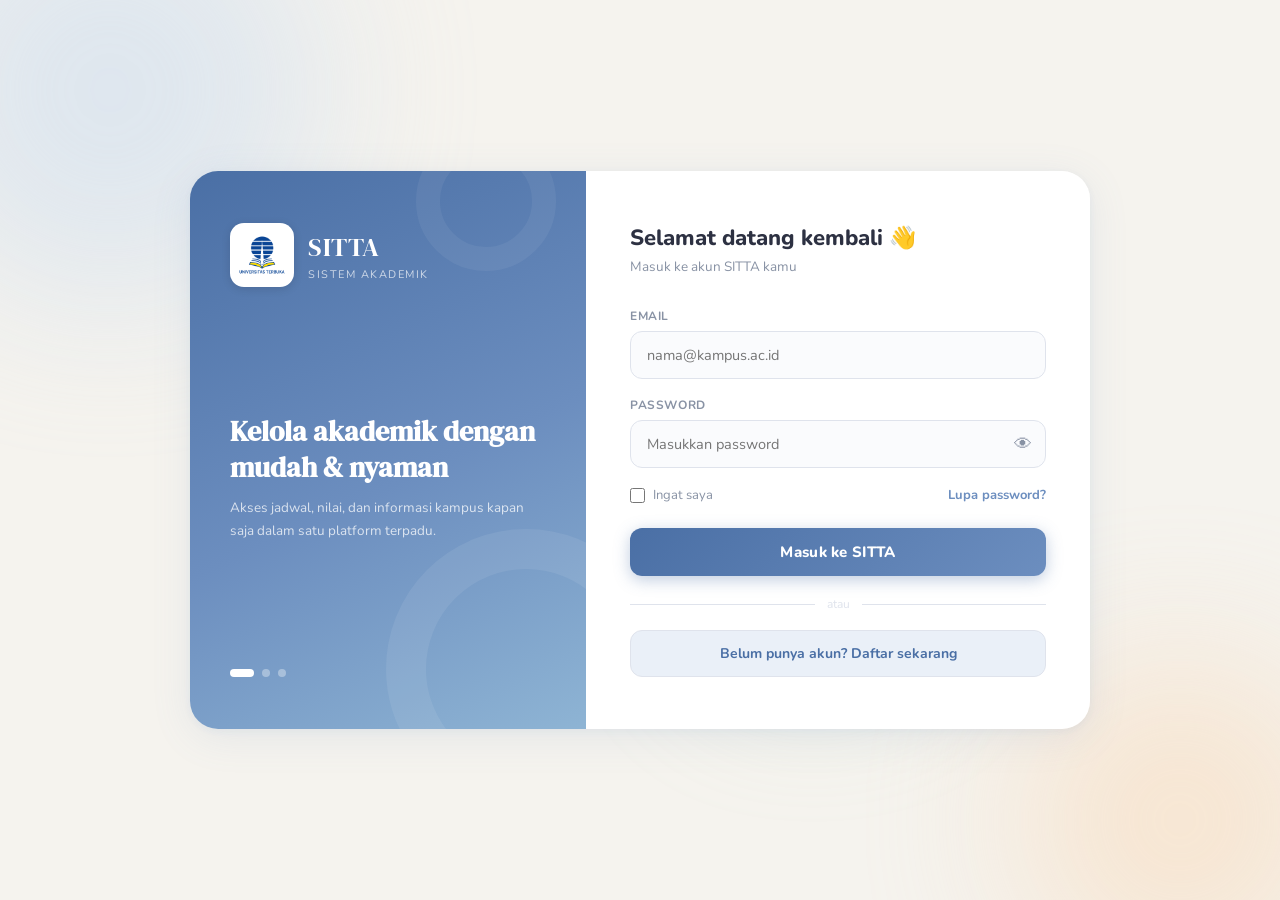
<file: index.html>
<!DOCTYPE html>
<html lang="id">

<head>
    <meta charset="UTF-8">
    <meta name="viewport" content="width=device-width, initial-scale=1.0">
    <title>SITTA — Masuk</title>
    <link
        href="https://fonts.googleapis.com/css2?family=Nunito:wght@400;500;600;700;800&family=DM+Serif+Display:ital@0;1&display=swap"
        rel="stylesheet">
    <style>
        *,
        *::before,
        *::after {
            box-sizing: border-box;
            margin: 0;
            padding: 0;
        }

        :root {
            --primary: #6C8EBF;
            --primary-dk: #4A6FA5;
            --primary-lt: #EAF0F8;
            --accent: #F4A261;
            --accent-lt: #FEF1E6;
            --bg: #F5F3EE;
            --card: #FFFFFF;
            --text: #2D3142;
            --muted: #8892A4;
            --border: #DFE3EC;
            --success: #6DB57A;
            --radius: 18px;
            --shadow: 0 8px 40px rgba(108, 142, 191, .12), 0 2px 8px rgba(108, 142, 191, .08);
        }

        body {
            min-height: 100vh;
            background: var(--bg);
            display: flex;
            align-items: center;
            justify-content: center;
            font-family: 'Nunito', sans-serif;
            overflow: hidden;
            position: relative;
        }

        /* ── decorative blobs ── */
        .blob {
            position: fixed;
            border-radius: 50%;
            filter: blur(80px);
            opacity: .45;
            pointer-events: none;
            animation: drift 14s ease-in-out infinite alternate;
        }

        .blob-1 {
            width: 420px;
            height: 420px;
            background: #C5D9F0;
            top: -120px;
            left: -100px;
            animation-delay: 0s;
        }

        .blob-2 {
            width: 320px;
            height: 320px;
            background: #FAD5AF;
            bottom: -80px;
            right: -60px;
            animation-delay: -5s;
        }

        .blob-3 {
            width: 220px;
            height: 220px;
            background: #C8E6D4;
            top: 50%;
            left: 55%;
            animation-delay: -9s;
        }

        @keyframes drift {
            0% {
                transform: translate(0, 0) scale(1)
            }

            100% {
                transform: translate(30px, 20px) scale(1.06)
            }
        }

        /* ── layout ── */
        .page {
            display: flex;
            align-items: stretch;
            width: min(900px, 96vw);
            min-height: 540px;
            border-radius: 28px;
            box-shadow: var(--shadow);
            overflow: hidden;
            position: relative;
            z-index: 1;
            animation: rise .6s cubic-bezier(.22, .68, 0, 1.2) both;
        }

        @keyframes rise {
            from {
                opacity: 0;
                transform: translateY(28px)
            }

            to {
                opacity: 1;
                transform: none
            }
        }

        /* ── left panel ── */
        .panel-left {
            width: 44%;
            background: linear-gradient(155deg, #4A6FA5 0%, #6C8EBF 55%, #8EB4D4 100%);
            padding: 52px 40px;
            display: flex;
            flex-direction: column;
            justify-content: space-between;
            color: #fff;
            position: relative;
            overflow: hidden;
        }

        .panel-left::before {
            content: '';
            position: absolute;
            width: 280px;
            height: 280px;
            border-radius: 50%;
            border: 40px solid rgba(255, 255, 255, .08);
            bottom: -80px;
            right: -80px;
        }

        .panel-left::after {
            content: '';
            position: absolute;
            width: 140px;
            height: 140px;
            border-radius: 50%;
            border: 24px solid rgba(255, 255, 255, .06);
            top: -40px;
            right: 30px;
        }

        .brand {
            display: flex;
            align-items: center;
            gap: 14px;
        }

        .brand-icon {
            width: 64px;
            height: 64px;
            background: #fff;
            border-radius: 14px;
            display: flex;
            align-items: center;
            justify-content: center;
            padding: 6px;
            box-shadow: 0 2px 10px rgba(0, 0, 0, .12);
            flex-shrink: 0;
        }

        .brand-icon img {
            width: 100%;
            height: 100%;
            object-fit: contain;
        }

        .brand-name {
            font-family: 'DM Serif Display', serif;
            font-size: 26px;
            letter-spacing: .5px;
        }

        .brand-sub {
            font-size: 11px;
            opacity: .7;
            letter-spacing: 1.5px;
            text-transform: uppercase;
            margin-top: 2px;
        }

        .panel-tagline {
            position: relative;
            z-index: 1;
        }

        .panel-tagline h1 {
            font-family: 'DM Serif Display', serif;
            font-size: 28px;
            line-height: 1.3;
            margin-bottom: 12px;
        }

        .panel-tagline p {
            font-size: 13.5px;
            opacity: .75;
            line-height: 1.7;
        }

        .panel-dots {
            display: flex;
            gap: 8px;
        }

        .dot {
            width: 8px;
            height: 8px;
            border-radius: 50%;
            background: rgba(255, 255, 255, .35);
        }

        .dot.active {
            background: #fff;
            width: 24px;
            border-radius: 4px;
        }

        /* ── right panel ── */
        .panel-right {
            flex: 1;
            background: var(--card);
            padding: 52px 44px;
            display: flex;
            flex-direction: column;
            justify-content: center;
        }

        .form-head {
            margin-bottom: 32px;
        }

        .form-head h2 {
            font-size: 22px;
            font-weight: 800;
            color: var(--text);
        }

        .form-head p {
            font-size: 13.5px;
            color: var(--muted);
            margin-top: 4px;
        }

        /* ── form fields ── */
        .field {
            position: relative;
            margin-bottom: 18px;
        }

        .field label {
            display: block;
            font-size: 12px;
            font-weight: 700;
            letter-spacing: .6px;
            text-transform: uppercase;
            color: var(--muted);
            margin-bottom: 7px;
        }

        .field input {
            width: 100%;
            padding: 13px 16px;
            border: 1.5px solid var(--border);
            border-radius: 12px;
            font-family: 'Nunito', sans-serif;
            font-size: 14.5px;
            color: var(--text);
            background: #FAFBFD;
            outline: none;
            transition: border-color .2s, box-shadow .2s, background .2s;
        }

        .field input:focus {
            border-color: var(--primary);
            background: #fff;
            box-shadow: 0 0 0 3.5px rgba(108, 142, 191, .14);
        }

        .field input.has-icon {
            padding-right: 46px;
        }

        .toggle-pw {
            position: absolute;
            right: 14px;
            top: 38px;
            background: none;
            border: none;
            cursor: pointer;
            color: var(--muted);
            font-size: 18px;
            transition: color .2s;
            line-height: 1;
        }

        .toggle-pw:hover {
            color: var(--primary);
        }

        /* ── options row ── */
        .options-row {
            display: flex;
            align-items: center;
            justify-content: space-between;
            margin-bottom: 24px;
        }

        .check-label {
            display: flex;
            align-items: center;
            gap: 8px;
            font-size: 13px;
            color: var(--muted);
            cursor: pointer;
        }

        .check-label input[type="checkbox"] {
            accent-color: var(--primary);
            width: 15px;
            height: 15px;
        }

        .btn-link-sm {
            background: none;
            border: none;
            cursor: pointer;
            font-family: 'Nunito', sans-serif;
            font-size: 13px;
            font-weight: 700;
            color: var(--primary);
            transition: color .15s;
        }

        .btn-link-sm:hover {
            color: var(--primary-dk);
        }

        /* ── primary button ── */
        .btn-primary {
            width: 100%;
            padding: 14px;
            background: linear-gradient(135deg, #4A6FA5, #6C8EBF);
            color: #fff;
            border: none;
            border-radius: 12px;
            font-family: 'Nunito', sans-serif;
            font-size: 15px;
            font-weight: 800;
            letter-spacing: .3px;
            cursor: pointer;
            transition: transform .15s, box-shadow .15s;
            box-shadow: 0 4px 16px rgba(74, 111, 165, .35);
            margin-bottom: 20px;
        }

        .btn-primary:hover {
            transform: translateY(-1px);
            box-shadow: 0 6px 22px rgba(74, 111, 165, .42);
        }

        .btn-primary:active {
            transform: translateY(0);
        }

        .divider {
            display: flex;
            align-items: center;
            gap: 12px;
            margin-bottom: 18px;
        }

        .divider span {
            font-size: 12px;
            color: var(--border);
            white-space: nowrap;
        }

        .divider::before,
        .divider::after {
            content: '';
            flex: 1;
            height: 1px;
            background: var(--border);
        }

        .btn-daftar {
            width: 100%;
            padding: 13px;
            background: var(--primary-lt);
            color: var(--primary-dk);
            border: 1.5px solid var(--border);
            border-radius: 12px;
            font-family: 'Nunito', sans-serif;
            font-size: 14px;
            font-weight: 700;
            cursor: pointer;
            transition: background .15s, border-color .15s;
        }

        .btn-daftar:hover {
            background: #dce9f6;
            border-color: var(--primary);
        }

        /* ── modal overlay ── */
        .modal-overlay {
            position: fixed;
            inset: 0;
            background: rgba(45, 49, 66, .35);
            backdrop-filter: blur(4px);
            display: flex;
            align-items: center;
            justify-content: center;
            z-index: 100;
            opacity: 0;
            pointer-events: none;
            transition: opacity .25s;
        }

        .modal-overlay.open {
            opacity: 1;
            pointer-events: all;
        }

        .modal-box {
            background: #fff;
            border-radius: 24px;
            padding: 40px 36px;
            width: min(420px, 90vw);
            box-shadow: 0 20px 60px rgba(0, 0, 0, .12);
            transform: translateY(16px) scale(.97);
            transition: transform .3s cubic-bezier(.22, .68, 0, 1.2);
            position: relative;
        }

        .modal-overlay.open .modal-box {
            transform: none;
        }

        .modal-icon {
            width: 52px;
            height: 52px;
            border-radius: 14px;
            display: flex;
            align-items: center;
            justify-content: center;
            font-size: 24px;
            margin-bottom: 18px;
        }

        .modal-icon.blue {
            background: var(--primary-lt);
        }

        .modal-icon.peach {
            background: var(--accent-lt);
        }

        .modal-box h3 {
            font-size: 20px;
            font-weight: 800;
            color: var(--text);
            margin-bottom: 8px;
        }

        .modal-box p {
            font-size: 13.5px;
            color: var(--muted);
            line-height: 1.65;
            margin-bottom: 20px;
        }

        .modal-field label {
            display: block;
            font-size: 12px;
            font-weight: 700;
            text-transform: uppercase;
            letter-spacing: .5px;
            color: var(--muted);
            margin-bottom: 6px;
        }

        .modal-field input {
            width: 100%;
            padding: 12px 14px;
            border: 1.5px solid var(--border);
            border-radius: 10px;
            font-family: 'Nunito', sans-serif;
            font-size: 14px;
            color: var(--text);
            background: #FAFBFD;
            outline: none;
            transition: border-color .2s, box-shadow .2s;
            margin-bottom: 14px;
        }

        .modal-field input:focus {
            border-color: var(--primary);
            box-shadow: 0 0 0 3px rgba(108, 142, 191, .13);
            background: #fff;
        }

        .btn-modal {
            width: 100%;
            padding: 13px;
            background: linear-gradient(135deg, #4A6FA5, #6C8EBF);
            color: #fff;
            border: none;
            border-radius: 11px;
            font-family: 'Nunito', sans-serif;
            font-size: 14.5px;
            font-weight: 800;
            cursor: pointer;
            transition: transform .15s, box-shadow .15s;
            box-shadow: 0 4px 14px rgba(74, 111, 165, .3);
        }

        .btn-modal:hover {
            transform: translateY(-1px);
            box-shadow: 0 6px 20px rgba(74, 111, 165, .38);
        }

        .btn-modal.peach {
            background: linear-gradient(135deg, #E07B39, #F4A261);
            box-shadow: 0 4px 14px rgba(244, 162, 97, .35);
        }

        .close-modal {
            position: absolute;
            top: 16px;
            right: 16px;
            background: var(--bg);
            border: none;
            border-radius: 50%;
            width: 32px;
            height: 32px;
            cursor: pointer;
            display: flex;
            align-items: center;
            justify-content: center;
            color: var(--muted);
            font-size: 18px;
            transition: background .15s;
        }

        .close-modal:hover {
            background: var(--border);
        }

        /* success state */
        .success-msg {
            display: none;
            text-align: center;
            padding: 10px 0 4px;
        }

        .success-msg .check {
            font-size: 40px;
            margin-bottom: 10px;
        }

        .success-msg h4 {
            font-weight: 800;
            color: var(--success);
            font-size: 17px;
        }

        .success-msg p {
            font-size: 13px;
            color: var(--muted);
            margin-top: 4px;
        }

        /* ── responsive ── */
        @media (max-width: 640px) {
            .panel-left {
                display: none;
            }

            .panel-right {
                padding: 40px 28px;
            }

            .page {
                min-height: unset;
                border-radius: 22px;
            }
        }
    </style>
</head>

<body>

    <div class="blob blob-1"></div>
    <div class="blob blob-2"></div>
    <div class="blob blob-3"></div>

    <div class="page">

        <!-- Left decorative panel -->
        <div class="panel-left">
            <div class="brand">
                <div class="brand-icon">
                    <img src="assets/logo.png" alt="Logo SITTA">
                </div>
                <div>
                    <div class="brand-name">SITTA</div>
                    <div class="brand-sub">Sistem Akademik</div>
                </div>
            </div>

            <div class="panel-tagline">
                <h1>Kelola akademik dengan mudah & nyaman</h1>
                <p>Akses jadwal, nilai, dan informasi kampus kapan saja dalam satu platform terpadu.</p>
            </div>

            <div class="panel-dots">
                <div class="dot active"></div>
                <div class="dot"></div>
                <div class="dot"></div>
            </div>
        </div>

        <!-- Right form panel -->
        <div class="panel-right">
            <div class="form-head">
                <h2>Selamat datang kembali 👋</h2>
                <p>Masuk ke akun SITTA kamu</p>
            </div>

            <form id="loginForm">
                <div class="field">
                    <label for="email">Email</label>
                    <input type="email" id="email" name="email" placeholder="nama@kampus.ac.id" autocomplete="email"
                        required>
                </div>

                <div class="field">
                    <label for="password">Password</label>
                    <input type="password" id="password" name="password" placeholder="Masukkan password"
                        autocomplete="current-password" class="has-icon" required>
                    <button type="button" class="toggle-pw" id="togglePw" aria-label="Tampilkan password">👁</button>
                </div>

                <div class="options-row">
                    <label class="check-label">
                        <input type="checkbox" id="remember">
                        Ingat saya
                    </label>
                    <button type="button" class="btn-link-sm" id="btnLupa">Lupa password?</button>
                </div>

                <button type="submit" class="btn-primary">Masuk ke SITTA</button>
            </form>

            <div class="divider"><span>atau</span></div>
            <button class="btn-daftar" id="btnDaftar">Belum punya akun? Daftar sekarang</button>
        </div>
    </div>

    <!-- Modal: Lupa Password -->
    <div class="modal-overlay" id="modalLupa">
        <div class="modal-box">
            <button class="close-modal" data-close="modalLupa">✕</button>
            <div class="modal-icon blue">🔑</div>
            <h3>Lupa Password?</h3>
            <p>Masukkan email kampus kamu dan kami akan mengirimkan link untuk reset password.</p>
            <div class="modal-field">
                <label>Email</label>
                <input type="email" id="emailReset" placeholder="nama@kampus.ac.id">
            </div>
            <button class="btn-modal" id="btnKirimReset">Kirim Link Reset</button>
            <div class="success-msg" id="successReset">
                <div class="check">✅</div>
                <h4>Email terkirim!</h4>
                <p>Cek inbox atau folder spam kamu.</p>
            </div>
        </div>
    </div>

    <!-- Modal: Daftar -->
    <div class="modal-overlay" id="modalDaftar">
        <div class="modal-box">
            <button class="close-modal" data-close="modalDaftar">✕</button>
            <div class="modal-icon peach">✨</div>
            <h3>Buat Akun Baru</h3>
            <p>Daftarkan diri menggunakan email kampus resmi kamu.</p>
            <div class="modal-field">
                <label>Nama Lengkap</label>
                <input type="text" id="registerName" placeholder="Nama sesuai KTM">
                <label>Email Kampus</label>
                <input type="email" id="registerEmail" placeholder="nim@kampus.ac.id">
                <label>NIM</label>
                <input type="text" id="registerNIM" placeholder="Nomor Induk Mahasiswa">
            </div>
            <button class="btn-modal peach" id="btnDaftarSubmit">Daftar Sekarang</button>
            <div class="success-msg" id="successDaftar">
                <div class="check">🎉</div>
                <h4>Pendaftaran terkirim!</h4>
                <p>Akun kamu akan diverifikasi oleh admin kampus.</p>
            </div>
        </div>
    </div>

    <script>
        // load shared app script (login/register/navbar)
    </script>
    <script src="js/scripts.js"></script>
    <script>
        // Toggle password visibility
        const pwInput = document.getElementById('password');
        const togglePw = document.getElementById('togglePw');
        togglePw.addEventListener('click', () => {
            const show = pwInput.type === 'password';
            pwInput.type = show ? 'text' : 'password';
            togglePw.textContent = show ? '🙈' : '👁';
        });

        // Open modals
        document.getElementById('btnLupa').addEventListener('click', () => openModal('modalLupa'));
        document.getElementById('btnDaftar').addEventListener('click', () => openModal('modalDaftar'));

        // Close buttons
        document.querySelectorAll('[data-close]').forEach(btn => {
            btn.addEventListener('click', () => closeModal(btn.dataset.close));
        });

        // Close on overlay click
        document.querySelectorAll('.modal-overlay').forEach(overlay => {
            overlay.addEventListener('click', e => {
                if (e.target === overlay) closeModal(overlay.id);
            });
        });

        function openModal(id) { document.getElementById(id).classList.add('open'); }
        function closeModal(id) {
            document.getElementById(id).classList.remove('open');
            // reset success states
            document.querySelectorAll('.success-msg').forEach(el => el.style.display = 'none');
            document.querySelectorAll('.btn-modal').forEach(el => el.style.display = 'block');
        }

        // Kirim reset
        document.getElementById('btnKirimReset').addEventListener('click', () => {
            const email = document.getElementById('emailReset').value.trim();
            if (!email) { document.getElementById('emailReset').focus(); return; }
            document.getElementById('btnKirimReset').style.display = 'none';
            document.getElementById('successReset').style.display = 'block';
        });
        // note: login/register handling is in js/scripts.js
    </script>
</body>

</html>
</file>
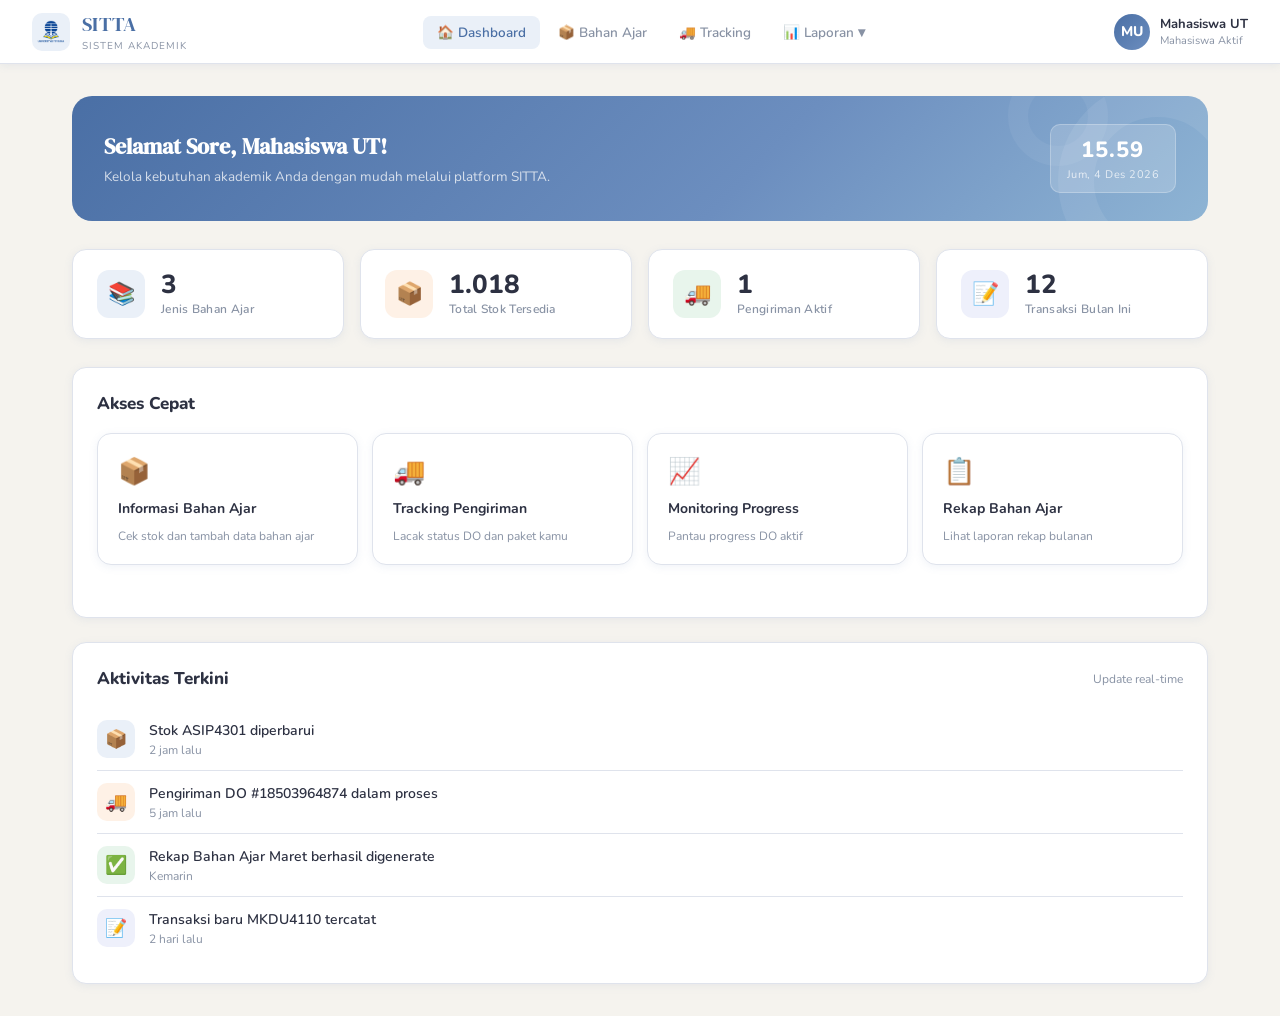
<file: dashboard.html>
<!DOCTYPE html>
<html lang="id">

<head>
    <meta charset="UTF-8">
    <meta name="viewport" content="width=device-width, initial-scale=1.0">
    <title>SITTA — Dashboard</title>
    <link rel="stylesheet" href="css/style.css">
</head>

<body>

    <header>
        <nav class="navbar">
            <a href="dashboard.html" class="nav-brand">
                <div class="nav-brand-logo">
                    <img src="assets/logo.png" alt="Logo SITTA">
                </div>
                <div>
                    <div class="nav-brand-text">SITTA</div>
                    <div class="nav-brand-sub">Sistem Akademik</div>
                </div>
            </a>

            <ul class="nav-links">
                <li><a href="dashboard.html" class="active">🏠 Dashboard</a></li>
                <li><a href="stok.html">📦 Bahan Ajar</a></li>
                <li><a href="tracking.html">🚚 Tracking</a></li>
                <li class="dropdown">
                    <a href="#" class="dropbtn">📊 Laporan ▾</a>
                    <div class="dropdown-content">
                        <a href="monitoring.html">📈 Monitoring Progress DO</a>
                        <a href="rekap.html">📋 Rekap Bahan Ajar</a>
                        <a href="histori.html">🕒 Histori Transaksi</a>
                    </div>
                </li>
            </ul>

            <div class="nav-user">
                <div class="nav-avatar" id="userInitial">MU</div>
                <div class="nav-user-info">
                    <span class="nav-user-name" id="userName">Mahasiswa UT</span>
                    <span class="nav-user-role">Mahasiswa Aktif</span>
                </div>
            </div>
        </nav>
    </header>

    <main>
        <!-- Greeting Banner -->
        <div class="greeting-banner">
            <div class="greeting-text">
                <h2 id="greetingText">Selamat datang!</h2>
                <p>Kelola kebutuhan akademik Anda dengan mudah melalui platform SITTA.</p>
            </div>
            <div class="greeting-badge">
                <div class="time" id="liveClock">--:--</div>
                <div class="date" id="liveDate">-- --- ----</div>
            </div>
        </div>

        <!-- Stats -->
        <div class="stats-grid">
            <div class="stat-card">
                <div class="stat-icon blue">📚</div>
                <div>
                    <div class="stat-value">3</div>
                    <div class="stat-label">Jenis Bahan Ajar</div>
                </div>
            </div>
            <div class="stat-card">
                <div class="stat-icon peach">📦</div>
                <div>
                    <div class="stat-value" id="totalStok">—</div>
                    <div class="stat-label">Total Stok Tersedia</div>
                </div>
            </div>
            <div class="stat-card">
                <div class="stat-icon green">🚚</div>
                <div>
                    <div class="stat-value">1</div>
                    <div class="stat-label">Pengiriman Aktif</div>
                </div>
            </div>
            <div class="stat-card">
                <div class="stat-icon purple">📝</div>
                <div>
                    <div class="stat-value">12</div>
                    <div class="stat-label">Transaksi Bulan Ini</div>
                </div>
            </div>
        </div>

        <!-- Quick Access -->
        <div class="card" style="margin-bottom: 24px;">
            <div class="section-header">
                <h2>Akses Cepat</h2>
            </div>
            <div class="quick-grid">
                <a href="stok.html" class="quick-card">
                    <div class="qc-icon">📦</div>
                    <div class="qc-title">Informasi Bahan Ajar</div>
                    <div class="qc-desc">Cek stok dan tambah data bahan ajar</div>
                </a>
                <a href="tracking.html" class="quick-card">
                    <div class="qc-icon">🚚</div>
                    <div class="qc-title">Tracking Pengiriman</div>
                    <div class="qc-desc">Lacak status DO dan paket kamu</div>
                </a>
                <a href="#" class="quick-card">
                    <div class="qc-icon">📈</div>
                    <div class="qc-title">Monitoring Progress</div>
                    <div class="qc-desc">Pantau progress DO aktif</div>
                </a>
                <a href="#" class="quick-card">
                    <div class="qc-icon">📋</div>
                    <div class="qc-title">Rekap Bahan Ajar</div>
                    <div class="qc-desc">Lihat laporan rekap bulanan</div>
                </a>
            </div>
        </div>

        <!-- Recent Activity -->
        <div class="card">
            <div class="section-header">
                <h2>Aktivitas Terkini</h2>
                <span style="font-size:12px; color:var(--muted);">Update real-time</span>
            </div>
            <div id="recentActivity">
                <!-- Rendered by JS -->
            </div>
        </div>
    </main>

    <script src="js/data.js"></script>
    <script src="js/scripts.js"></script>
    <script>
        // Clock
        function updateClock() {
            const now = new Date();
            document.getElementById('liveClock').textContent =
                now.toLocaleTimeString('id-ID', { hour: '2-digit', minute: '2-digit' });
            document.getElementById('liveDate').textContent =
                now.toLocaleDateString('id-ID', { weekday: 'short', day: 'numeric', month: 'short', year: 'numeric' });
        }
        updateClock();
        setInterval(updateClock, 1000);

        // Greeting
        const hour = new Date().getHours();
        let ucapan = 'Selamat Malam';
        if (hour >= 4 && hour < 11) ucapan = 'Selamat Pagi';
        else if (hour >= 11 && hour < 15) ucapan = 'Selamat Siang';
        else if (hour >= 15 && hour < 18) ucapan = 'Selamat Sore';
        document.getElementById('greetingText').textContent = `${ucapan}, Mahasiswa UT! 👋`;

        // Total stok from data
        if (typeof dataBahanAjar !== 'undefined') {
            const total = dataBahanAjar.reduce((sum, item) => sum + item.stok, 0);
            document.getElementById('totalStok').textContent = total.toLocaleString('id-ID');
        }

        // Recent activity mock
        const activities = [
            { icon: '📦', text: 'Stok ASIP4301 diperbarui', time: '2 jam lalu', color: 'blue' },
            { icon: '🚚', text: 'Pengiriman DO #18503964874 dalam proses', time: '5 jam lalu', color: 'peach' },
            { icon: '✅', text: 'Rekap Bahan Ajar Maret berhasil digenerate', time: 'Kemarin', color: 'green' },
            { icon: '📝', text: 'Transaksi baru MKDU4110 tercatat', time: '2 hari lalu', color: 'purple' },
        ];

        const container = document.getElementById('recentActivity');
        activities.forEach((a, i) => {
            const div = document.createElement('div');
            div.style.cssText = `display:flex;align-items:center;gap:14px;padding:12px 0;${i < activities.length - 1 ? 'border-bottom:1px solid var(--border);' : ''}`;
            div.innerHTML = `
        <div class="stat-icon ${a.color}" style="width:38px;height:38px;border-radius:10px;font-size:18px;flex-shrink:0;">${a.icon}</div>
        <div style="flex:1;">
          <div style="font-size:14px;font-weight:600;color:var(--text);">${a.text}</div>
          <div style="font-size:12px;color:var(--muted);margin-top:2px;">${a.time}</div>
        </div>
      `;
            container.appendChild(div);
        });
    </script>
</body>

</html>
</file>
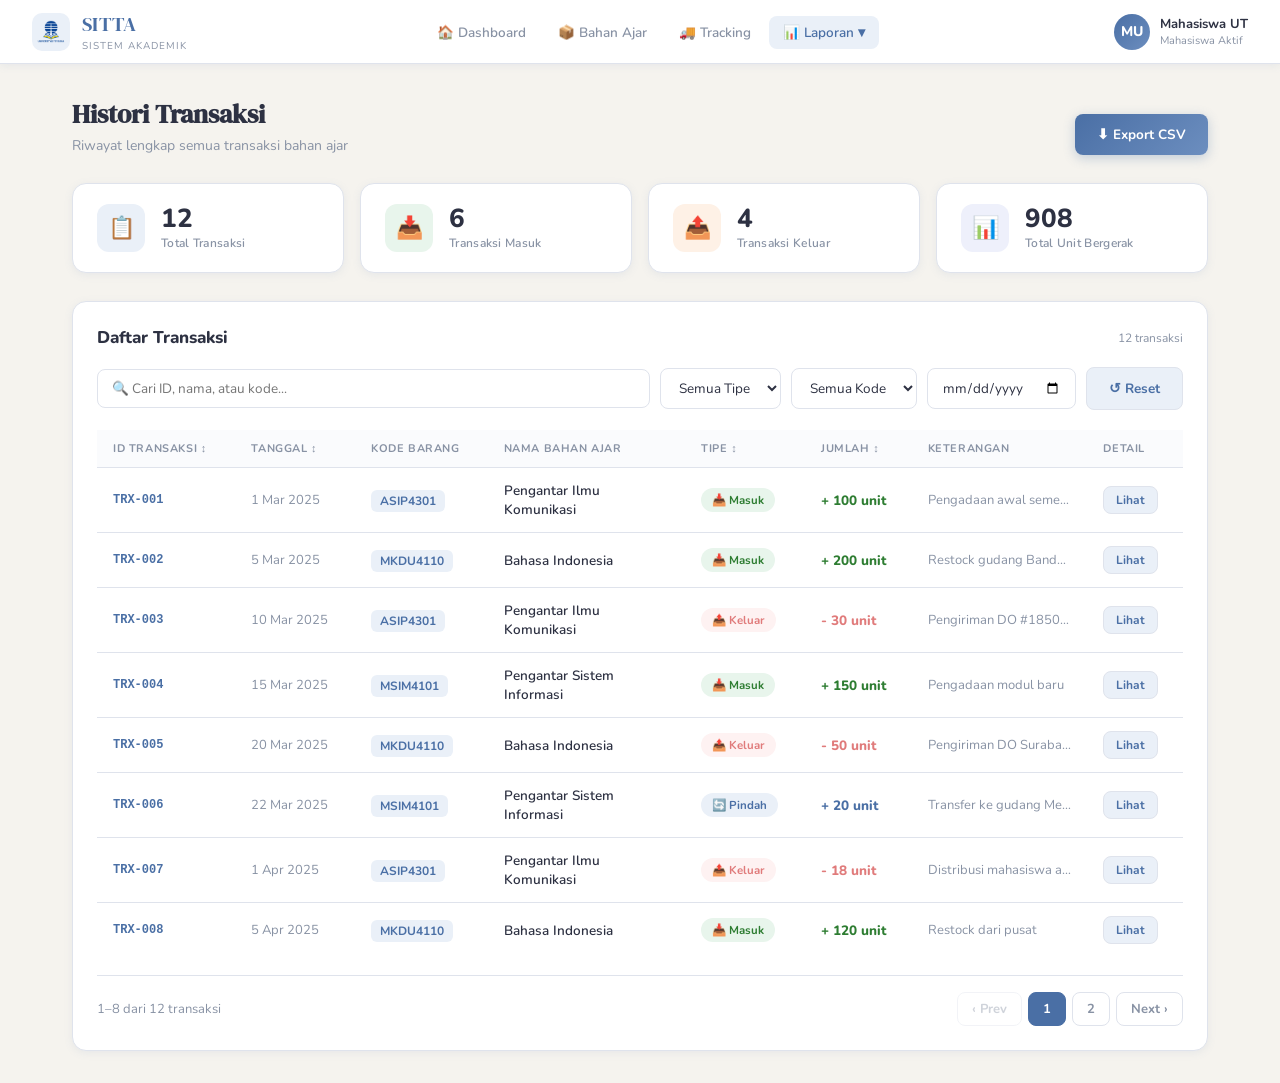
<file: histori.html>
<!DOCTYPE html>
<html lang="id">

<head>
    <meta charset="UTF-8">
    <meta name="viewport" content="width=device-width, initial-scale=1.0">
    <title>SITTA — Histori Transaksi</title>
    <link rel="stylesheet" href="css/style.css">
    <style>
        .tx-table {
            width: 100%;
            border-collapse: collapse;
            font-size: 13.5px;
        }

        .tx-table th {
            text-align: left;
            padding: 11px 16px;
            font-size: 11px;
            font-weight: 700;
            text-transform: uppercase;
            letter-spacing: .6px;
            color: var(--muted);
            border-bottom: 1.5px solid var(--border);
            background: #FAFBFD;
            cursor: pointer;
            user-select: none;
        }

        .tx-table th:hover {
            color: var(--primary-dk);
        }

        .tx-table td {
            padding: 13px 16px;
            border-bottom: 1px solid var(--border);
            color: var(--text);
            vertical-align: middle;
        }

        .tx-table tr:last-child td {
            border-bottom: none;
        }

        .tx-table tbody tr {
            transition: background .15s;
            cursor: pointer;
        }

        .tx-table tbody tr:hover {
            background: var(--primary-lt);
        }

        .tx-type {
            display: inline-flex;
            align-items: center;
            gap: 6px;
            padding: 4px 11px;
            border-radius: 99px;
            font-size: 11.5px;
            font-weight: 700;
        }

        .type-masuk {
            background: #E8F5EC;
            color: #2E7D32;
        }

        .type-keluar {
            background: #FEF2F2;
            color: var(--danger);
        }

        .type-pindah {
            background: var(--primary-lt);
            color: var(--primary-dk);
        }

        .filter-bar {
            display: flex;
            gap: 10px;
            flex-wrap: wrap;
            margin-bottom: 20px;
            align-items: center;
        }

        .filter-bar input,
        .filter-bar select {
            padding: 9px 14px;
            border: 1.5px solid var(--border);
            border-radius: var(--radius-sm);
            font-family: 'Nunito', sans-serif;
            font-size: 13.5px;
            color: var(--text);
            background: #fff;
            outline: none;
            transition: border-color .2s;
        }

        .filter-bar input:focus,
        .filter-bar select:focus {
            border-color: var(--primary);
        }

        .pagination {
            display: flex;
            align-items: center;
            justify-content: space-between;
            margin-top: 18px;
            padding-top: 16px;
            border-top: 1px solid var(--border);
        }

        .page-info {
            font-size: 13px;
            color: var(--muted);
        }

        .page-btns {
            display: flex;
            gap: 6px;
        }

        .page-btn {
            padding: 7px 14px;
            border: 1.5px solid var(--border);
            border-radius: 8px;
            background: #fff;
            font-family: 'Nunito', sans-serif;
            font-size: 13px;
            font-weight: 700;
            color: var(--muted);
            cursor: pointer;
            transition: all .15s;
        }

        .page-btn:hover {
            border-color: var(--primary);
            color: var(--primary-dk);
        }

        .page-btn.active {
            background: var(--primary-dk);
            color: #fff;
            border-color: var(--primary-dk);
        }

        .page-btn:disabled {
            opacity: .4;
            cursor: not-allowed;
        }

        /* Detail modal */
        .detail-row {
            display: flex;
            justify-content: space-between;
            padding: 10px 0;
            border-bottom: 1px solid var(--border);
            font-size: 13.5px;
        }

        .detail-row:last-child {
            border-bottom: none;
        }

        .detail-label {
            color: var(--muted);
            font-weight: 600;
        }

        .detail-val {
            font-weight: 700;
            color: var(--text);
        }
    </style>
</head>

<body>

    <header>
        <nav class="navbar">
            <a href="dashboard.html" class="nav-brand">
                <div class="nav-brand-logo"><img src="assets/logo.png" alt="Logo SITTA"></div>
                <div>
                    <div class="nav-brand-text">SITTA</div>
                    <div class="nav-brand-sub">Sistem Akademik</div>
                </div>
            </a>
            <ul class="nav-links">
                <li><a href="dashboard.html">🏠 Dashboard</a></li>
                <li><a href="stok.html">📦 Bahan Ajar</a></li>
                <li><a href="tracking.html">🚚 Tracking</a></li>
                <li class="dropdown">
                    <a href="#" class="dropbtn active">📊 Laporan ▾</a>
                    <div class="dropdown-content">
                        <a href="monitoring.html">📈 Monitoring Progress DO</a>
                        <a href="rekap.html">📋 Rekap Bahan Ajar</a>
                        <a href="histori.html" style="color:var(--primary-dk)!important;font-weight:700;">🕒 Histori
                            Transaksi</a>
                    </div>
                </li>
            </ul>
            <div class="nav-user">
                <div class="nav-avatar">MU</div>
                <div class="nav-user-info">
                    <span class="nav-user-name">Mahasiswa UT</span>
                    <span class="nav-user-role">Mahasiswa Aktif</span>
                </div>
            </div>
        </nav>
    </header>

    <main>
        <div class="page-header"
            style="display:flex;justify-content:space-between;align-items:flex-end;flex-wrap:wrap;gap:12px;">
            <div>
                <h1>Histori Transaksi</h1>
                <p>Riwayat lengkap semua transaksi bahan ajar</p>
            </div>
            <button class="btn-primary" onclick="alert('Export CSV akan segera tersedia!')">⬇ Export CSV</button>
        </div>

        <!-- Stats -->
        <div class="stats-grid">
            <div class="stat-card">
                <div class="stat-icon blue">📋</div>
                <div>
                    <div class="stat-value" id="statTotal">0</div>
                    <div class="stat-label">Total Transaksi</div>
                </div>
            </div>
            <div class="stat-card">
                <div class="stat-icon green">📥</div>
                <div>
                    <div class="stat-value" id="statMasuk">0</div>
                    <div class="stat-label">Transaksi Masuk</div>
                </div>
            </div>
            <div class="stat-card">
                <div class="stat-icon peach">📤</div>
                <div>
                    <div class="stat-value" id="statKeluar">0</div>
                    <div class="stat-label">Transaksi Keluar</div>
                </div>
            </div>
            <div class="stat-card">
                <div class="stat-icon purple">📊</div>
                <div>
                    <div class="stat-value" id="statUnit">0</div>
                    <div class="stat-label">Total Unit Bergerak</div>
                </div>
            </div>
        </div>

        <div class="card">
            <div class="section-header">
                <h2>Daftar Transaksi</h2>
                <span style="font-size:12px;color:var(--muted);" id="resultCount">— transaksi</span>
            </div>

            <!-- Filters -->
            <div class="filter-bar">
                <input type="text" id="searchTx" placeholder="🔍 Cari ID, nama, atau kode..."
                    style="flex:1;min-width:180px;">
                <select id="filterTipe">
                    <option value="">Semua Tipe</option>
                    <option value="Masuk">Masuk</option>
                    <option value="Keluar">Keluar</option>
                    <option value="Pindah">Pindah</option>
                </select>
                <select id="filterKode">
                    <option value="">Semua Kode</option>
                    <option value="ASIP4301">ASIP4301</option>
                    <option value="MKDU4110">MKDU4110</option>
                    <option value="MSIM4101">MSIM4101</option>
                </select>
                <input type="date" id="filterTgl" title="Filter tanggal">
                <button class="btn-secondary" onclick="resetFilter()">↺ Reset</button>
            </div>

            <!-- Table -->
            <div style="overflow-x:auto;">
                <table class="tx-table">
                    <thead>
                        <tr>
                            <th onclick="sortBy('id')">ID Transaksi ↕</th>
                            <th onclick="sortBy('tanggal')">Tanggal ↕</th>
                            <th>Kode Barang</th>
                            <th>Nama Bahan Ajar</th>
                            <th onclick="sortBy('tipe')">Tipe ↕</th>
                            <th onclick="sortBy('jumlah')">Jumlah ↕</th>
                            <th>Keterangan</th>
                            <th>Detail</th>
                        </tr>
                    </thead>
                    <tbody id="txBody"></tbody>
                </table>
            </div>
            <div id="emptyTx" class="empty-state hidden">
                <div class="empty-icon">📭</div>
                <h3>Tidak ada transaksi ditemukan</h3>
                <p>Coba ubah kata kunci atau filter</p>
            </div>

            <!-- Pagination -->
            <div class="pagination">
                <div class="page-info" id="pageInfo">— dari — transaksi</div>
                <div class="page-btns">
                    <button class="page-btn" id="btnPrev" onclick="changePage(-1)">‹ Prev</button>
                    <div id="pageNums" style="display:flex;gap:6px;"></div>
                    <button class="page-btn" id="btnNext" onclick="changePage(1)">Next ›</button>
                </div>
            </div>
        </div>
    </main>

    <!-- Detail Modal -->
    <div class="modal-overlay" id="modalDetail">
        <div class="modal-box">
            <div class="modal-header">
                <h3>Detail Transaksi</h3>
                <button class="close-modal" onclick="closeModal()">✕</button>
            </div>
            <div id="detailContent"></div>
        </div>
    </div>

    <script>
        // Generate dummy transactions
        const txRaw = [
            { id: 'TRX-001', tanggal: '2025-03-01', kode: 'ASIP4301', nama: 'Pengantar Ilmu Komunikasi', tipe: 'Masuk', jumlah: 100, ket: 'Pengadaan awal semester', petugas: 'Admin Pusat' },
            { id: 'TRX-002', tanggal: '2025-03-05', kode: 'MKDU4110', nama: 'Bahasa Indonesia', tipe: 'Masuk', jumlah: 200, ket: 'Restock gudang Bandung', petugas: 'Admin Wilayah' },
            { id: 'TRX-003', tanggal: '2025-03-10', kode: 'ASIP4301', nama: 'Pengantar Ilmu Komunikasi', tipe: 'Keluar', jumlah: 30, ket: 'Pengiriman DO #18503964874', petugas: 'Staf Distribusi' },
            { id: 'TRX-004', tanggal: '2025-03-15', kode: 'MSIM4101', nama: 'Pengantar Sistem Informasi', tipe: 'Masuk', jumlah: 150, ket: 'Pengadaan modul baru', petugas: 'Admin Pusat' },
            { id: 'TRX-005', tanggal: '2025-03-20', kode: 'MKDU4110', nama: 'Bahasa Indonesia', tipe: 'Keluar', jumlah: 50, ket: 'Pengiriman DO Surabaya', petugas: 'Staf Distribusi' },
            { id: 'TRX-006', tanggal: '2025-03-22', kode: 'MSIM4101', nama: 'Pengantar Sistem Informasi', tipe: 'Pindah', jumlah: 20, ket: 'Transfer ke gudang Medan', petugas: 'Admin Wilayah' },
            { id: 'TRX-007', tanggal: '2025-04-01', kode: 'ASIP4301', nama: 'Pengantar Ilmu Komunikasi', tipe: 'Keluar', jumlah: 18, ket: 'Distribusi mahasiswa aktif', petugas: 'Staf Distribusi' },
            { id: 'TRX-008', tanggal: '2025-04-05', kode: 'MKDU4110', nama: 'Bahasa Indonesia', tipe: 'Masuk', jumlah: 120, ket: 'Restock dari pusat', petugas: 'Admin Pusat' },
            { id: 'TRX-009', tanggal: '2025-04-10', kode: 'MSIM4101', nama: 'Pengantar Sistem Informasi', tipe: 'Keluar', jumlah: 80, ket: 'Pengiriman DO Yogyakarta', petugas: 'Staf Distribusi' },
            { id: 'TRX-010', tanggal: '2025-04-15', kode: 'ASIP4301', nama: 'Pengantar Ilmu Komunikasi', tipe: 'Masuk', jumlah: 50, ket: 'Pengadaan tambahan', petugas: 'Admin Pusat' },
            { id: 'TRX-011', tanggal: '2025-04-20', kode: 'MKDU4110', nama: 'Bahasa Indonesia', tipe: 'Pindah', jumlah: 30, ket: 'Transfer ke cabang Semarang', petugas: 'Admin Wilayah' },
            { id: 'TRX-012', tanggal: '2025-05-01', kode: 'MSIM4101', nama: 'Pengantar Sistem Informasi', tipe: 'Masuk', jumlah: 60, ket: 'Pengadaan modul edisi baru', petugas: 'Admin Pusat' },
        ];

        const typeClass = { Masuk: 'type-masuk', Keluar: 'type-keluar', Pindah: 'type-pindah' };
        const typeIcon = { Masuk: '📥', Keluar: '📤', Pindah: '🔄' };

        let filtered = [...txRaw];
        let sortKey = 'tanggal', sortDir = -1;
        let currentPage = 1;
        const perPage = 8;

        function getFiltered() {
            const q = document.getElementById('searchTx').value.toLowerCase();
            const tp = document.getElementById('filterTipe').value;
            const kd = document.getElementById('filterKode').value;
            const tg = document.getElementById('filterTgl').value;
            return txRaw.filter(t =>
                (t.id.toLowerCase().includes(q) || t.nama.toLowerCase().includes(q) || t.kode.toLowerCase().includes(q)) &&
                (!tp || t.tipe === tp) && (!kd || t.kode === kd) && (!tg || t.tanggal === tg)
            ).sort((a, b) => {
                const va = a[sortKey], vb = b[sortKey];
                return va < vb ? sortDir : va > vb ? -sortDir : 0;
            });
        }

        function renderTable() {
            filtered = getFiltered();
            const start = (currentPage - 1) * perPage;
            const page = filtered.slice(start, start + perPage);
            const tbody = document.getElementById('txBody');
            const empty = document.getElementById('emptyTx');

            tbody.innerHTML = '';
            if (!filtered.length) { empty.classList.remove('hidden'); renderPagination(); return; }
            empty.classList.add('hidden');

            page.forEach(t => {
                const tr = document.createElement('tr');
                tr.onclick = () => showDetail(t);
                tr.innerHTML = `
          <td style="font-family:monospace;font-size:12px;font-weight:700;color:var(--primary-dk);">${t.id}</td>
          <td style="color:var(--muted);font-size:13px;">${new Date(t.tanggal).toLocaleDateString('id-ID', { day: 'numeric', month: 'short', year: 'numeric' })}</td>
          <td><span style="font-size:12px;background:var(--primary-lt);color:var(--primary-dk);padding:3px 9px;border-radius:6px;font-weight:700;">${t.kode}</span></td>
          <td style="font-weight:600;max-width:180px;">${t.nama}</td>
          <td><span class="tx-type ${typeClass[t.tipe]}">${typeIcon[t.tipe]} ${t.tipe}</span></td>
          <td style="font-weight:800;${t.tipe === 'Keluar' ? 'color:var(--danger);' : t.tipe === 'Masuk' ? 'color:#2E7D32;' : 'color:var(--primary-dk);'}">${t.tipe === 'Keluar' ? '-' : '+'} ${t.jumlah} unit</td>
          <td style="color:var(--muted);font-size:13px;max-width:160px;overflow:hidden;text-overflow:ellipsis;white-space:nowrap;" title="${t.ket}">${t.ket}</td>
          <td><button class="btn-secondary" style="padding:5px 12px;font-size:12px;" onclick="event.stopPropagation();showDetail(${JSON.stringify(t).replace(/"/g, '&quot;')})">Lihat</button></td>
        `;
                tbody.appendChild(tr);
            });
            renderPagination();
            updateStats();
        }

        function renderPagination() {
            const total = filtered.length;
            const pages = Math.ceil(total / perPage);
            const start = Math.min((currentPage - 1) * perPage + 1, total);
            const end = Math.min(currentPage * perPage, total);
            document.getElementById('pageInfo').textContent = `${start}–${end} dari ${total} transaksi`;
            document.getElementById('resultCount').textContent = `${total} transaksi`;
            document.getElementById('btnPrev').disabled = currentPage === 1;
            document.getElementById('btnNext').disabled = currentPage >= pages;
            const nums = document.getElementById('pageNums');
            nums.innerHTML = '';
            for (let i = 1; i <= pages; i++) {
                const b = document.createElement('button');
                b.className = 'page-btn' + (i === currentPage ? ' active' : '');
                b.textContent = i;
                b.onclick = () => { currentPage = i; renderTable(); };
                nums.appendChild(b);
            }
        }

        function updateStats() {
            const all = txRaw;
            document.getElementById('statTotal').textContent = all.length;
            document.getElementById('statMasuk').textContent = all.filter(t => t.tipe === 'Masuk').length;
            document.getElementById('statKeluar').textContent = all.filter(t => t.tipe === 'Keluar').length;
            document.getElementById('statUnit').textContent = all.reduce((s, t) => s + t.jumlah, 0).toLocaleString('id-ID');
        }

        function sortBy(key) {
            if (sortKey === key) sortDir *= -1;
            else { sortKey = key; sortDir = -1; }
            currentPage = 1;
            renderTable();
        }

        function changePage(dir) {
            const pages = Math.ceil(filtered.length / perPage);
            currentPage = Math.max(1, Math.min(currentPage + dir, pages));
            renderTable();
        }

        function resetFilter() {
            ['searchTx', 'filterTgl'].forEach(id => document.getElementById(id).value = '');
            ['filterTipe', 'filterKode'].forEach(id => document.getElementById(id).value = '');
            currentPage = 1;
            renderTable();
        }

        function showDetail(t) {
            const c = document.getElementById('detailContent');
            c.innerHTML = `
        <div class="detail-row"><span class="detail-label">ID Transaksi</span><span class="detail-val" style="font-family:monospace;">${t.id}</span></div>
        <div class="detail-row"><span class="detail-label">Tanggal</span><span class="detail-val">${new Date(t.tanggal).toLocaleDateString('id-ID', { weekday: 'long', day: 'numeric', month: 'long', year: 'numeric' })}</span></div>
        <div class="detail-row"><span class="detail-label">Kode Barang</span><span class="detail-val">${t.kode}</span></div>
        <div class="detail-row"><span class="detail-label">Nama Bahan Ajar</span><span class="detail-val">${t.nama}</span></div>
        <div class="detail-row"><span class="detail-label">Tipe Transaksi</span><span class="detail-val"><span class="tx-type ${typeClass[t.tipe]}">${typeIcon[t.tipe]} ${t.tipe}</span></span></div>
        <div class="detail-row"><span class="detail-label">Jumlah</span><span class="detail-val">${t.jumlah} unit</span></div>
        <div class="detail-row"><span class="detail-label">Keterangan</span><span class="detail-val">${t.ket}</span></div>
        <div class="detail-row"><span class="detail-label">Petugas</span><span class="detail-val">${t.petugas}</span></div>
      `;
            document.getElementById('modalDetail').classList.add('open');
        }

        function closeModal() { document.getElementById('modalDetail').classList.remove('open'); }
        document.getElementById('modalDetail').addEventListener('click', e => { if (e.target === e.currentTarget) closeModal(); });

        ['searchTx', 'filterTipe', 'filterKode', 'filterTgl'].forEach(id => {
            document.getElementById(id).addEventListener('input', () => { currentPage = 1; renderTable(); });
            document.getElementById(id).addEventListener('change', () => { currentPage = 1; renderTable(); });
        });

        renderTable();
    </script>
</body>

</html>
</file>
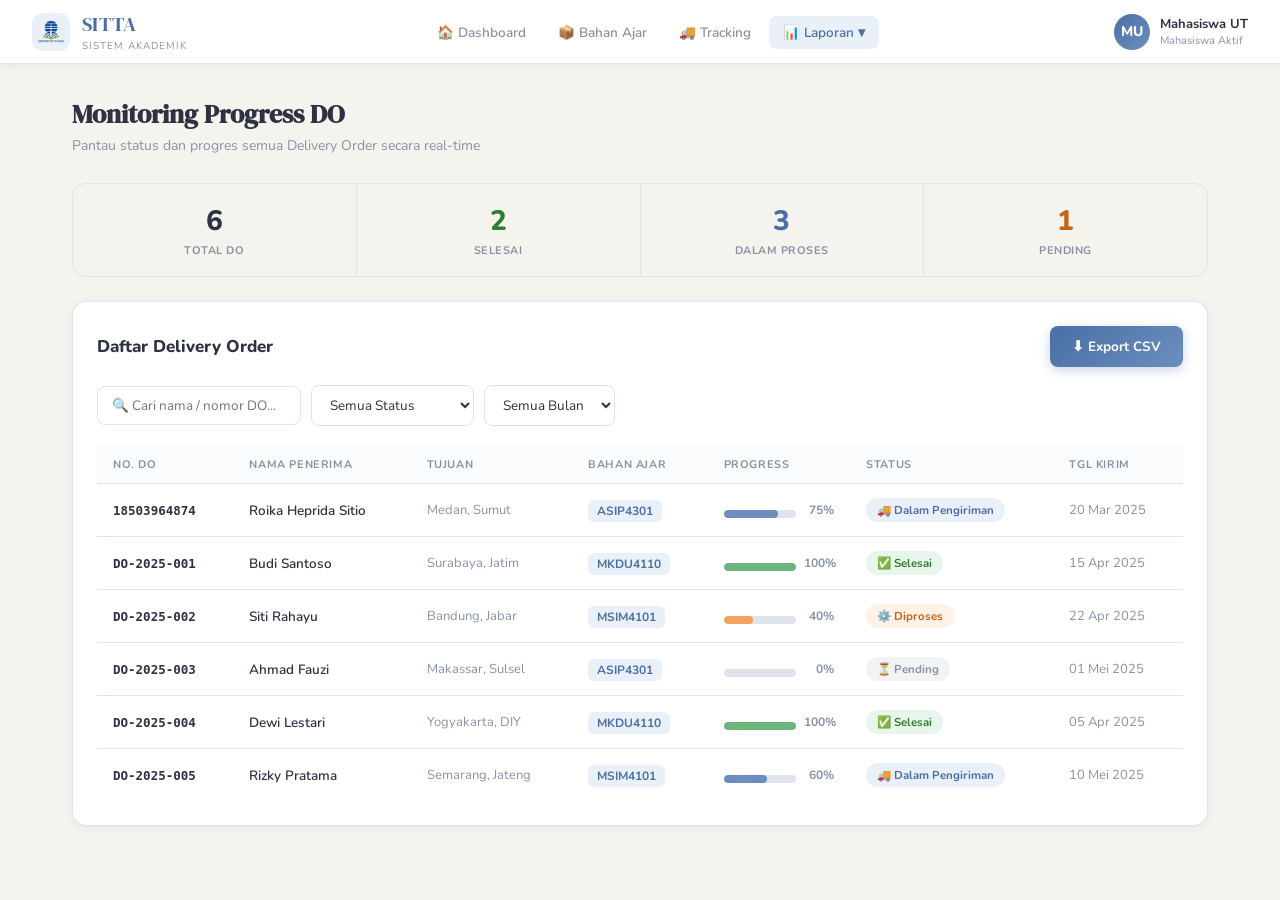
<file: monitoring.html>
<!DOCTYPE html>
<html lang="id">

<head>
    <meta charset="UTF-8">
    <meta name="viewport" content="width=device-width, initial-scale=1.0">
    <title>SITTA — Monitoring Progress DO</title>
    <link rel="stylesheet" href="css/style.css">
    <style>
        .progress-bar-wrap {
            background: var(--border);
            border-radius: 99px;
            height: 8px;
            overflow: hidden;
            margin-top: 8px;
        }

        .progress-bar-fill {
            height: 100%;
            border-radius: 99px;
            transition: width .6s ease;
        }

        .do-table {
            width: 100%;
            border-collapse: collapse;
            font-size: 13.5px;
        }

        .do-table th {
            text-align: left;
            padding: 11px 16px;
            font-size: 11px;
            font-weight: 700;
            text-transform: uppercase;
            letter-spacing: .6px;
            color: var(--muted);
            border-bottom: 1.5px solid var(--border);
            background: #FAFBFD;
        }

        .do-table td {
            padding: 14px 16px;
            border-bottom: 1px solid var(--border);
            color: var(--text);
            vertical-align: middle;
        }

        .do-table tr:last-child td {
            border-bottom: none;
        }

        .do-table tbody tr {
            transition: background .15s;
        }

        .do-table tbody tr:hover {
            background: var(--primary-lt);
        }

        .status-pill {
            display: inline-flex;
            align-items: center;
            gap: 5px;
            padding: 4px 11px;
            border-radius: 99px;
            font-size: 11.5px;
            font-weight: 700;
        }

        .pill-green {
            background: #E8F5EC;
            color: #2E7D32;
        }

        .pill-blue {
            background: var(--primary-lt);
            color: var(--primary-dk);
        }

        .pill-orange {
            background: var(--accent-lt);
            color: #C0651A;
        }

        .pill-gray {
            background: #F1F3F5;
            color: var(--muted);
        }

        .filter-bar {
            display: flex;
            gap: 10px;
            flex-wrap: wrap;
            margin-bottom: 20px;
            align-items: center;
        }

        .filter-bar select,
        .filter-bar input {
            padding: 9px 14px;
            border: 1.5px solid var(--border);
            border-radius: var(--radius-sm);
            font-family: 'Nunito', sans-serif;
            font-size: 13.5px;
            color: var(--text);
            background: #fff;
            outline: none;
            transition: border-color .2s;
        }

        .filter-bar select:focus,
        .filter-bar input:focus {
            border-color: var(--primary);
        }

        .progress-summary {
            display: flex;
            gap: 0;
            border: 1px solid var(--border);
            border-radius: var(--radius-md);
            overflow: hidden;
            margin-bottom: 24px;
        }

        .progress-summary-item {
            flex: 1;
            padding: 18px 20px;
            text-align: center;
            border-right: 1px solid var(--border);
        }

        .progress-summary-item:last-child {
            border-right: none;
        }

        .ps-num {
            font-size: 28px;
            font-weight: 800;
        }

        .ps-label {
            font-size: 11px;
            color: var(--muted);
            font-weight: 700;
            text-transform: uppercase;
            letter-spacing: .5px;
            margin-top: 3px;
        }
    </style>
</head>

<body>

    <header>
        <nav class="navbar">
            <a href="dashboard.html" class="nav-brand">
                <div class="nav-brand-logo"><img src="assets/logo.png" alt="Logo SITTA"></div>
                <div>
                    <div class="nav-brand-text">SITTA</div>
                    <div class="nav-brand-sub">Sistem Akademik</div>
                </div>
            </a>
            <ul class="nav-links">
                <li><a href="dashboard.html">🏠 Dashboard</a></li>
                <li><a href="stok.html">📦 Bahan Ajar</a></li>
                <li><a href="tracking.html">🚚 Tracking</a></li>
                <li class="dropdown">
                    <a href="#" class="dropbtn active">📊 Laporan ▾</a>
                    <div class="dropdown-content">
                        <a href="monitoring.html" style="color:var(--primary-dk)!important;font-weight:700;">📈
                            Monitoring Progress DO</a>
                        <a href="rekap.html">📋 Rekap Bahan Ajar</a>
                        <a href="histori.html">🕒 Histori Transaksi</a>
                    </div>
                </li>
            </ul>
            <div class="nav-user">
                <div class="nav-avatar">MU</div>
                <div class="nav-user-info">
                    <span class="nav-user-name">Mahasiswa UT</span>
                    <span class="nav-user-role">Mahasiswa Aktif</span>
                </div>
            </div>
        </nav>
    </header>

    <main>
        <div class="page-header">
            <h1>Monitoring Progress DO</h1>
            <p>Pantau status dan progres semua Delivery Order secara real-time</p>
        </div>

        <!-- Summary row -->
        <div class="progress-summary">
            <div class="progress-summary-item">
                <div class="ps-num" style="color:var(--text);" id="totalDO">0</div>
                <div class="ps-label">Total DO</div>
            </div>
            <div class="progress-summary-item">
                <div class="ps-num" style="color:#2E7D32;" id="totalSelesai">0</div>
                <div class="ps-label">Selesai</div>
            </div>
            <div class="progress-summary-item">
                <div class="ps-num" style="color:var(--primary-dk);" id="totalProses">0</div>
                <div class="ps-label">Dalam Proses</div>
            </div>
            <div class="progress-summary-item">
                <div class="ps-num" style="color:#C0651A;" id="totalPending">0</div>
                <div class="ps-label">Pending</div>
            </div>
        </div>

        <div class="card">
            <div class="section-header">
                <h2>Daftar Delivery Order</h2>
                <button class="btn-primary" onclick="exportDummy()">⬇ Export CSV</button>
            </div>

            <!-- Filter -->
            <div class="filter-bar">
                <input type="text" id="searchDO" placeholder="🔍 Cari nama / nomor DO...">
                <select id="filterStatus">
                    <option value="">Semua Status</option>
                    <option value="Selesai">Selesai</option>
                    <option value="Dalam Pengiriman">Dalam Pengiriman</option>
                    <option value="Pending">Pending</option>
                    <option value="Diproses">Diproses</option>
                </select>
                <select id="filterBulan">
                    <option value="">Semua Bulan</option>
                    <option value="Maret">Maret 2025</option>
                    <option value="April">April 2025</option>
                    <option value="Mei">Mei 2025</option>
                </select>
            </div>

            <!-- Table -->
            <div style="overflow-x:auto;">
                <table class="do-table">
                    <thead>
                        <tr>
                            <th>No. DO</th>
                            <th>Nama Penerima</th>
                            <th>Tujuan</th>
                            <th>Bahan Ajar</th>
                            <th>Progress</th>
                            <th>Status</th>
                            <th>Tgl Kirim</th>
                        </tr>
                    </thead>
                    <tbody id="doTableBody"></tbody>
                </table>
            </div>
            <div id="emptyDO" class="empty-state hidden">
                <div class="empty-icon">📭</div>
                <h3>Tidak ada data ditemukan</h3>
                <p>Coba ubah filter pencarian</p>
            </div>
        </div>
    </main>

    <script>
        const doData = [
            { no: '18503964874', nama: 'Roika Heprida Sitio', tujuan: 'Medan, Sumut', bahanAjar: 'ASIP4301', progress: 75, status: 'Dalam Pengiriman', tgl: '20 Mar 2025', bulan: 'Maret' },
            { no: 'DO-2025-001', nama: 'Budi Santoso', tujuan: 'Surabaya, Jatim', bahanAjar: 'MKDU4110', progress: 100, status: 'Selesai', tgl: '15 Apr 2025', bulan: 'April' },
            { no: 'DO-2025-002', nama: 'Siti Rahayu', tujuan: 'Bandung, Jabar', bahanAjar: 'MSIM4101', progress: 40, status: 'Diproses', tgl: '22 Apr 2025', bulan: 'April' },
            { no: 'DO-2025-003', nama: 'Ahmad Fauzi', tujuan: 'Makassar, Sulsel', bahanAjar: 'ASIP4301', progress: 0, status: 'Pending', tgl: '01 Mei 2025', bulan: 'Mei' },
            { no: 'DO-2025-004', nama: 'Dewi Lestari', tujuan: 'Yogyakarta, DIY', bahanAjar: 'MKDU4110', progress: 100, status: 'Selesai', tgl: '05 Apr 2025', bulan: 'April' },
            { no: 'DO-2025-005', nama: 'Rizky Pratama', tujuan: 'Semarang, Jateng', bahanAjar: 'MSIM4101', progress: 60, status: 'Dalam Pengiriman', tgl: '10 Mei 2025', bulan: 'Mei' },
        ];

        const pillMap = {
            'Selesai': ['pill-green', '✅'],
            'Dalam Pengiriman': ['pill-blue', '🚚'],
            'Diproses': ['pill-orange', '⚙️'],
            'Pending': ['pill-gray', '⏳'],
        };

        const barColors = { 'Selesai': '#6DB57A', 'Dalam Pengiriman': '#6C8EBF', 'Diproses': '#F4A261', 'Pending': '#DFE3EC' };

        function renderTable(data) {
            const tbody = document.getElementById('doTableBody');
            const empty = document.getElementById('emptyDO');
            tbody.innerHTML = '';
            if (!data.length) { empty.classList.remove('hidden'); return; }
            empty.classList.add('hidden');
            data.forEach(d => {
                const [pillClass, icon] = pillMap[d.status] || ['pill-gray', '?'];
                const tr = document.createElement('tr');
                tr.innerHTML = `
          <td style="font-weight:700;font-family:monospace;font-size:12.5px;">${d.no}</td>
          <td style="font-weight:600;">${d.nama}</td>
          <td style="color:var(--muted);font-size:13px;">${d.tujuan}</td>
          <td><span style="font-size:12px;background:var(--primary-lt);color:var(--primary-dk);padding:3px 9px;border-radius:6px;font-weight:700;">${d.bahanAjar}</span></td>
          <td style="min-width:120px;">
            <div style="display:flex;align-items:center;gap:8px;">
              <div style="flex:1;">
                <div class="progress-bar-wrap"><div class="progress-bar-fill" style="width:${d.progress}%;background:${barColors[d.status]};"></div></div>
              </div>
              <span style="font-size:12px;font-weight:700;color:var(--muted);width:30px;text-align:right;">${d.progress}%</span>
            </div>
          </td>
          <td><span class="status-pill ${pillClass}">${icon} ${d.status}</span></td>
          <td style="color:var(--muted);font-size:13px;">${d.tgl}</td>
        `;
                tbody.appendChild(tr);
            });
        }

        function getFiltered() {
            const q = document.getElementById('searchDO').value.toLowerCase();
            const s = document.getElementById('filterStatus').value;
            const b = document.getElementById('filterBulan').value;
            return doData.filter(d =>
                (d.no.toLowerCase().includes(q) || d.nama.toLowerCase().includes(q)) &&
                (!s || d.status === s) && (!b || d.bulan === b)
            );
        }

        function updateSummary() {
            document.getElementById('totalDO').textContent = doData.length;
            document.getElementById('totalSelesai').textContent = doData.filter(d => d.status === 'Selesai').length;
            document.getElementById('totalProses').textContent = doData.filter(d => d.status === 'Dalam Pengiriman' || d.status === 'Diproses').length;
            document.getElementById('totalPending').textContent = doData.filter(d => d.status === 'Pending').length;
        }

        function exportDummy() { alert('Fitur export CSV akan segera tersedia!'); }

        ['searchDO', 'filterStatus', 'filterBulan'].forEach(id =>
            document.getElementById(id).addEventListener('change', () => renderTable(getFiltered()))
        );
        document.getElementById('searchDO').addEventListener('input', () => renderTable(getFiltered()));

        updateSummary();
        renderTable(doData);
    </script>
</body>

</html>
</file>
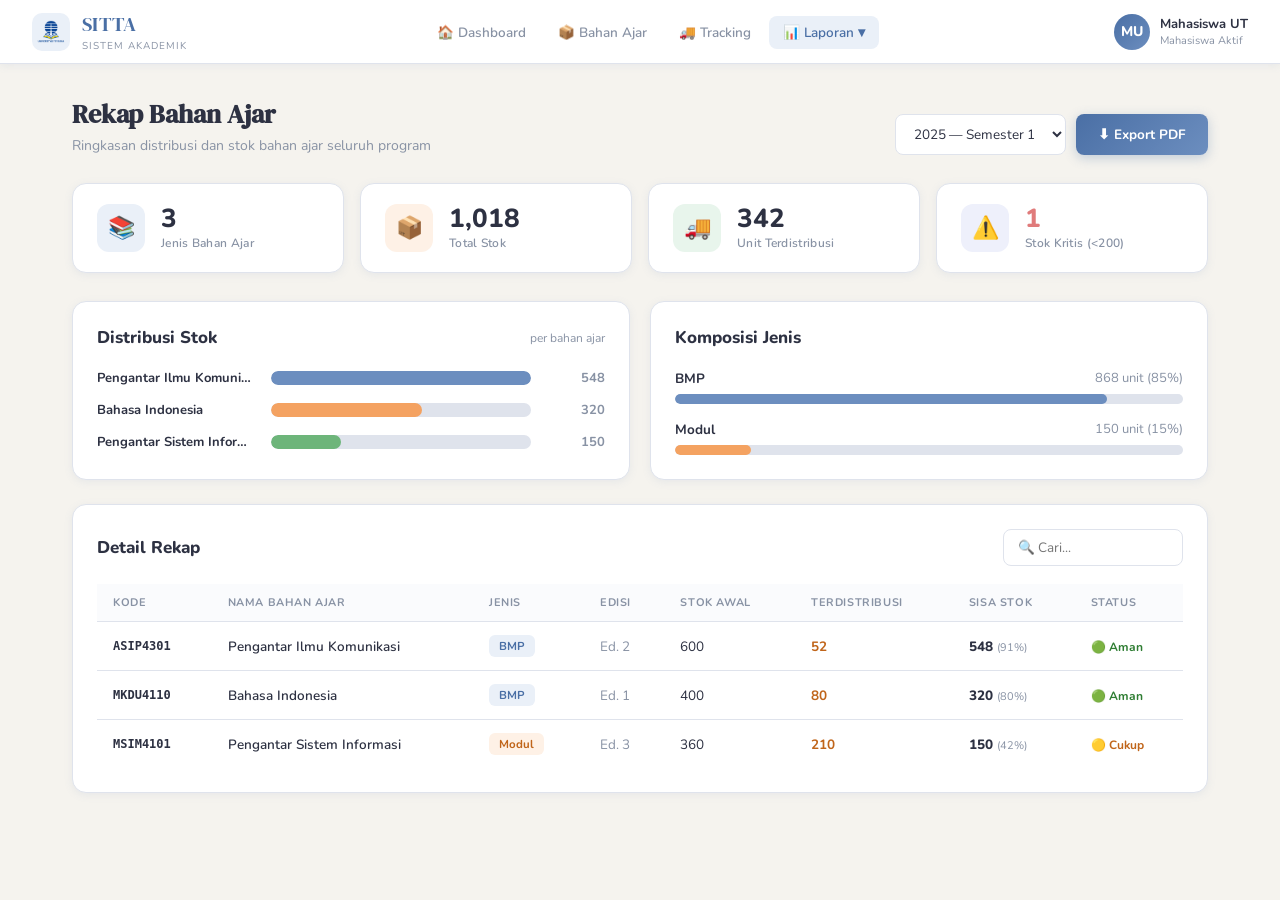
<file: rekap.html>
<!DOCTYPE html>
<html lang="id">

<head>
    <meta charset="UTF-8">
    <meta name="viewport" content="width=device-width, initial-scale=1.0">
    <title>SITTA — Rekap Bahan Ajar</title>
    <link rel="stylesheet" href="css/style.css">
    <style>
        .rekap-table {
            width: 100%;
            border-collapse: collapse;
            font-size: 13.5px;
        }

        .rekap-table th {
            text-align: left;
            padding: 11px 16px;
            font-size: 11px;
            font-weight: 700;
            text-transform: uppercase;
            letter-spacing: .6px;
            color: var(--muted);
            border-bottom: 1.5px solid var(--border);
            background: #FAFBFD;
        }

        .rekap-table td {
            padding: 13px 16px;
            border-bottom: 1px solid var(--border);
            color: var(--text);
            vertical-align: middle;
        }

        .rekap-table tr:last-child td {
            border-bottom: none;
        }

        .rekap-table tbody tr {
            transition: background .15s;
        }

        .rekap-table tbody tr:hover {
            background: var(--primary-lt);
        }

        .bar-chart {
            display: flex;
            flex-direction: column;
            gap: 14px;
        }

        .bar-row {
            display: flex;
            align-items: center;
            gap: 14px;
        }

        .bar-label {
            width: 160px;
            font-size: 13px;
            font-weight: 700;
            color: var(--text);
            flex-shrink: 0;
            overflow: hidden;
            text-overflow: ellipsis;
            white-space: nowrap;
        }

        .bar-track {
            flex: 1;
            background: var(--border);
            border-radius: 99px;
            height: 14px;
            overflow: hidden;
        }

        .bar-fill {
            height: 100%;
            border-radius: 99px;
            transition: width .7s cubic-bezier(.22, .68, 0, 1.2);
        }

        .bar-num {
            width: 60px;
            font-size: 13px;
            font-weight: 700;
            color: var(--muted);
            text-align: right;
        }

        .chip {
            display: inline-block;
            padding: 3px 10px;
            border-radius: 6px;
            font-size: 11.5px;
            font-weight: 700;
        }

        .chip-bmp {
            background: var(--primary-lt);
            color: var(--primary-dk);
        }

        .chip-modul {
            background: var(--accent-lt);
            color: #C0651A;
        }

        .chip-baru {
            background: #E8F5EC;
            color: #2E7D32;
        }

        .two-col {
            display: grid;
            grid-template-columns: 1fr 1fr;
            gap: 20px;
            margin-bottom: 24px;
        }

        @media(max-width:768px) {
            .two-col {
                grid-template-columns: 1fr;
            }
        }
    </style>
</head>

<body>

    <header>
        <nav class="navbar">
            <a href="dashboard.html" class="nav-brand">
                <div class="nav-brand-logo"><img src="assets/logo.png" alt="Logo SITTA"></div>
                <div>
                    <div class="nav-brand-text">SITTA</div>
                    <div class="nav-brand-sub">Sistem Akademik</div>
                </div>
            </a>
            <ul class="nav-links">
                <li><a href="dashboard.html">🏠 Dashboard</a></li>
                <li><a href="stok.html">📦 Bahan Ajar</a></li>
                <li><a href="tracking.html">🚚 Tracking</a></li>
                <li class="dropdown">
                    <a href="#" class="dropbtn active">📊 Laporan ▾</a>
                    <div class="dropdown-content">
                        <a href="monitoring.html">📈 Monitoring Progress DO</a>
                        <a href="rekap.html" style="color:var(--primary-dk)!important;font-weight:700;">📋 Rekap Bahan
                            Ajar</a>
                        <a href="histori.html">🕒 Histori Transaksi</a>
                    </div>
                </li>
            </ul>
            <div class="nav-user">
                <div class="nav-avatar">MU</div>
                <div class="nav-user-info">
                    <span class="nav-user-name">Mahasiswa UT</span>
                    <span class="nav-user-role">Mahasiswa Aktif</span>
                </div>
            </div>
        </nav>
    </header>

    <main>
        <div class="page-header"
            style="display:flex;justify-content:space-between;align-items:flex-end;flex-wrap:wrap;gap:12px;">
            <div>
                <h1>Rekap Bahan Ajar</h1>
                <p>Ringkasan distribusi dan stok bahan ajar seluruh program</p>
            </div>
            <div style="display:flex;gap:10px;align-items:center;">
                <select id="filterPeriode"
                    style="padding:9px 14px;border:1.5px solid var(--border);border-radius:var(--radius-sm);font-family:'Nunito',sans-serif;font-size:13.5px;color:var(--text);background:#fff;outline:none;">
                    <option>2025 — Semester 1</option>
                    <option>2024 — Semester 2</option>
                    <option>2024 — Semester 1</option>
                </select>
                <button class="btn-primary" onclick="alert('Export PDF akan segera tersedia!')">⬇ Export PDF</button>
            </div>
        </div>

        <!-- Stats -->
        <div class="stats-grid">
            <div class="stat-card">
                <div class="stat-icon blue">📚</div>
                <div>
                    <div class="stat-value">3</div>
                    <div class="stat-label">Jenis Bahan Ajar</div>
                </div>
            </div>
            <div class="stat-card">
                <div class="stat-icon peach">📦</div>
                <div>
                    <div class="stat-value" id="statTotalStok">1,018</div>
                    <div class="stat-label">Total Stok</div>
                </div>
            </div>
            <div class="stat-card">
                <div class="stat-icon green">🚚</div>
                <div>
                    <div class="stat-value">342</div>
                    <div class="stat-label">Unit Terdistribusi</div>
                </div>
            </div>
            <div class="stat-card">
                <div class="stat-icon purple">⚠️</div>
                <div>
                    <div class="stat-value" style="color:var(--danger);">1</div>
                    <div class="stat-label">Stok Kritis (&lt;200)</div>
                </div>
            </div>
        </div>

        <div class="two-col">
            <!-- Bar Chart -->
            <div class="card">
                <div class="section-header" style="margin-bottom:20px;">
                    <h2>Distribusi Stok</h2>
                    <span style="font-size:12px;color:var(--muted);">per bahan ajar</span>
                </div>
                <div class="bar-chart" id="barChart"></div>
            </div>

            <!-- Jenis breakdown -->
            <div class="card">
                <div class="section-header" style="margin-bottom:20px;">
                    <h2>Komposisi Jenis</h2>
                </div>
                <div id="jenisBreakdown" style="display:flex;flex-direction:column;gap:16px;"></div>
            </div>
        </div>

        <!-- Full table -->
        <div class="card">
            <div class="section-header">
                <h2>Detail Rekap</h2>
                <div style="display:flex;gap:8px;">
                    <input type="text" id="searchRekap" placeholder="🔍 Cari..."
                        style="padding:8px 14px;border:1.5px solid var(--border);border-radius:var(--radius-sm);font-family:'Nunito',sans-serif;font-size:13.5px;color:var(--text);background:#fff;outline:none;width:180px;">
                </div>
            </div>
            <div style="overflow-x:auto;margin-top:16px;">
                <table class="rekap-table">
                    <thead>
                        <tr>
                            <th>Kode</th>
                            <th>Nama Bahan Ajar</th>
                            <th>Jenis</th>
                            <th>Edisi</th>
                            <th>Stok Awal</th>
                            <th>Terdistribusi</th>
                            <th>Sisa Stok</th>
                            <th>Status</th>
                        </tr>
                    </thead>
                    <tbody id="rekapBody"></tbody>
                </table>
            </div>
        </div>
    </main>

    <script src="js/data.js"></script>
    <script>
        const rekapData = [
            { kode: 'ASIP4301', nama: 'Pengantar Ilmu Komunikasi', jenis: 'BMP', edisi: 2, stokAwal: 600, distribusi: 52, sisa: 548 },
            { kode: 'MKDU4110', nama: 'Bahasa Indonesia', jenis: 'BMP', edisi: 1, stokAwal: 400, distribusi: 80, sisa: 320 },
            { kode: 'MSIM4101', nama: 'Pengantar Sistem Informasi', jenis: 'Modul', edisi: 3, stokAwal: 360, distribusi: 210, sisa: 150 },
        ];

        const maxStok = Math.max(...rekapData.map(d => d.sisa));
        const barColors = ['#6C8EBF', '#F4A261', '#6DB57A', '#9B8DC4', '#E07B7B'];

        // Bar chart
        const barContainer = document.getElementById('barChart');
        rekapData.forEach((d, i) => {
            const pct = Math.round((d.sisa / maxStok) * 100);
            barContainer.innerHTML += `
        <div class="bar-row">
          <div class="bar-label" title="${d.nama}">${d.nama.split(' ').slice(0, 3).join(' ')}</div>
          <div class="bar-track">
            <div class="bar-fill" style="width:${pct}%;background:${barColors[i % barColors.length]};"></div>
          </div>
          <div class="bar-num">${d.sisa.toLocaleString('id-ID')}</div>
        </div>`;
        });

        // Jenis breakdown
        const jenisMap = {};
        rekapData.forEach(d => { jenisMap[d.jenis] = (jenisMap[d.jenis] || 0) + d.sisa; });
        const totalAll = rekapData.reduce((s, d) => s + d.sisa, 0);
        const jenisBd = document.getElementById('jenisBreakdown');
        const jenisColors = { BMP: '#6C8EBF', Modul: '#F4A261', Baru: '#6DB57A' };
        Object.entries(jenisMap).forEach(([j, val]) => {
            const pct = Math.round((val / totalAll) * 100);
            jenisBd.innerHTML += `
        <div>
          <div style="display:flex;justify-content:space-between;margin-bottom:6px;">
            <span style="font-size:13.5px;font-weight:700;color:var(--text);">${j}</span>
            <span style="font-size:13px;color:var(--muted);">${val.toLocaleString('id-ID')} unit (${pct}%)</span>
          </div>
          <div style="background:var(--border);border-radius:99px;height:10px;overflow:hidden;">
            <div style="height:100%;border-radius:99px;width:${pct}%;background:${jenisColors[j] || '#888'};transition:width .7s;"></div>
          </div>
        </div>`;
        });

        // Table
        function renderRekap(data) {
            const tbody = document.getElementById('rekapBody');
            tbody.innerHTML = '';
            data.forEach(d => {
                const chipClass = d.jenis === 'BMP' ? 'chip-bmp' : d.jenis === 'Modul' ? 'chip-modul' : 'chip-baru';
                const statusIcon = d.sisa >= 300 ? ['🟢', 'Aman', '#2E7D32'] : d.sisa >= 150 ? ['🟡', 'Cukup', '#C0651A'] : ['🔴', 'Kritis', 'var(--danger)'];
                const pctSisa = Math.round((d.sisa / d.stokAwal) * 100);
                tbody.innerHTML += `
          <tr>
            <td style="font-family:monospace;font-size:12px;font-weight:700;">${d.kode}</td>
            <td style="font-weight:600;">${d.nama}</td>
            <td><span class="chip ${chipClass}">${d.jenis}</span></td>
            <td style="color:var(--muted);">Ed. ${d.edisi}</td>
            <td>${d.stokAwal.toLocaleString('id-ID')}</td>
            <td style="color:#C0651A;font-weight:700;">${d.distribusi.toLocaleString('id-ID')}</td>
            <td style="font-weight:800;color:var(--text);">${d.sisa.toLocaleString('id-ID')} <span style="font-size:11px;color:var(--muted);font-weight:400;">(${pctSisa}%)</span></td>
            <td><span style="font-size:12px;font-weight:700;color:${statusIcon[2]};">${statusIcon[0]} ${statusIcon[1]}</span></td>
          </tr>`;
            });
        }

        document.getElementById('searchRekap').addEventListener('input', function () {
            const q = this.value.toLowerCase();
            renderRekap(rekapData.filter(d => d.nama.toLowerCase().includes(q) || d.kode.toLowerCase().includes(q)));
        });

        renderRekap(rekapData);
    </script>
</body>

</html>
</file>
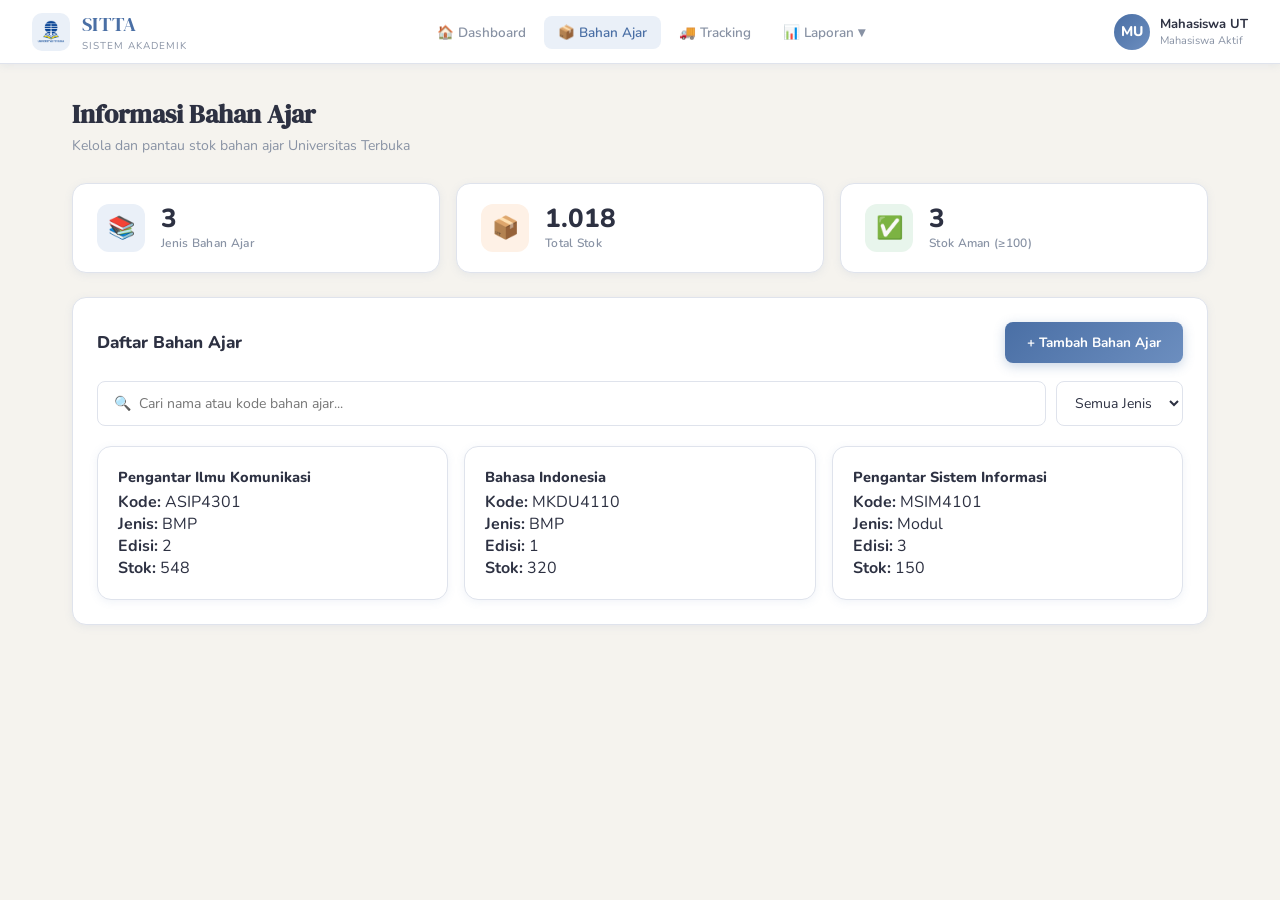
<file: stok.html>
<!DOCTYPE html>
<html lang="id">

<head>
    <meta charset="UTF-8">
    <meta name="viewport" content="width=device-width, initial-scale=1.0">
    <title>SITTA — Bahan Ajar</title>
    <link rel="stylesheet" href="css/style.css">
</head>

<body>

    <header>
        <nav class="navbar">
            <a href="dashboard.html" class="nav-brand">
                <div class="nav-brand-logo">
                    <img src="assets/logo.png" alt="Logo SITTA">
                </div>
                <div>
                    <div class="nav-brand-text">SITTA</div>
                    <div class="nav-brand-sub">Sistem Akademik</div>
                </div>
            </a>
            <ul class="nav-links">
                <li><a href="dashboard.html">🏠 Dashboard</a></li>
                <li><a href="stok.html" class="active">📦 Bahan Ajar</a></li>
                <li><a href="tracking.html">🚚 Tracking</a></li>
                <li class="dropdown">
                    <a href="#" class="dropbtn">📊 Laporan ▾</a>
                    <div class="dropdown-content">
                        <a href="monitoring.html">📈 Monitoring Progress DO</a>
                        <a href="rekap.html">📋 Rekap Bahan Ajar</a>
                        <a href="histori.html">🕒 Histori Transaksi</a>
                    </div>
                </li>
            </ul>
            <div class="nav-user">
                <div class="nav-avatar">MU</div>
                <div class="nav-user-info">
                    <span class="nav-user-name">Mahasiswa UT</span>
                    <span class="nav-user-role">Mahasiswa Aktif</span>
                </div>
            </div>
        </nav>
    </header>

    <main>
        <div class="page-header">
            <h1>Informasi Bahan Ajar</h1>
            <p>Kelola dan pantau stok bahan ajar Universitas Terbuka</p>
        </div>

        <!-- Alert area -->
        <div id="alertArea"></div>

        <!-- Stats mini -->
        <div class="stats-grid" style="margin-bottom:24px;">
            <div class="stat-card">
                <div class="stat-icon blue">📚</div>
                <div>
                    <div class="stat-value" id="statJumlah">0</div>
                    <div class="stat-label">Jenis Bahan Ajar</div>
                </div>
            </div>
            <div class="stat-card">
                <div class="stat-icon peach">📦</div>
                <div>
                    <div class="stat-value" id="statTotal">0</div>
                    <div class="stat-label">Total Stok</div>
                </div>
            </div>
            <div class="stat-card">
                <div class="stat-icon green">✅</div>
                <div>
                    <div class="stat-value" id="statAman">0</div>
                    <div class="stat-label">Stok Aman (≥100)</div>
                </div>
            </div>
        </div>

        <div class="card">
            <!-- Toolbar -->
            <div class="section-header">
                <h2>Daftar Bahan Ajar</h2>
                <button class="btn-primary" id="btnTambah">+ Tambah Bahan Ajar</button>
            </div>

            <!-- Search -->
            <div class="search-bar">
                <input type="text" id="searchInput" placeholder="🔍  Cari nama atau kode bahan ajar...">
                <select id="filterJenis"
                    style="padding:11px 14px;border:1.5px solid var(--border);border-radius:var(--radius-sm);font-family:'Nunito',sans-serif;font-size:14px;color:var(--text);background:#fff;outline:none;cursor:pointer;">
                    <option value="">Semua Jenis</option>
                    <option value="BMP">BMP</option>
                    <option value="Modul">Modul</option>
                    <option value="Baru">Baru</option>
                </select>
            </div>

            <!-- Cards -->
            <div id="stokList" class="stok-grid">
                <!-- Rendered by JS -->
            </div>

            <!-- Empty state -->
            <div id="emptyState" class="empty-state hidden">
                <div class="empty-icon">📭</div>
                <h3>Tidak ada data ditemukan</h3>
                <p>Coba ubah kata kunci pencarian atau filter yang digunakan</p>
            </div>
        </div>
    </main>

    <!-- Modal Tambah Stok -->
    <div class="modal-overlay" id="modalTambah">
        <div class="modal-box">
            <div class="modal-header">
                <h3>Tambah Bahan Ajar</h3>
                <button class="close-modal" data-close="modalTambah">✕</button>
            </div>

            <div class="form-group">
                <label for="inputKode">Kode</label>
                <input type="text" id="inputKode" placeholder="Contoh: MKDU4110">
            </div>
            <div class="form-group">
                <label for="inputNama">Nama Bahan Ajar</label>
                <input type="text" id="inputNama" placeholder="Nama lengkap bahan ajar">
            </div>
            <div class="form-group">
                <label for="inputJenis">Jenis</label>
                <select id="inputJenis">
                    <option value="BMP">BMP</option>
                    <option value="Modul">Modul</option>
                    <option value="Baru">Baru</option>
                </select>
            </div>
            <div class="form-group">
                <label for="inputEdisi">Edisi</label>
                <input type="number" id="inputEdisi" placeholder="Nomor edisi" min="1">
            </div>
            <div class="form-group">
                <label for="inputStok">Jumlah Stok</label>
                <input type="number" id="inputStok" placeholder="Jumlah stok tersedia" min="0">
            </div>

            <div style="display:flex;gap:10px;margin-top:8px;">
                <button class="btn-secondary" style="flex:1;" data-close="modalTambah">Batal</button>
                <button class="btn-primary" style="flex:2;" id="btnSimpan">Simpan Data</button>
            </div>
        </div>
    </div>

    <script src="js/data.js"></script>
    <script src="js/scripts.js"></script>
    <script>
        // ── Render stok cards ──
        function renderStok(data) {
            const list = document.getElementById('stokList');
            const empty = document.getElementById('emptyState');
            list.innerHTML = '';

            if (data.length === 0) {
                empty.classList.remove('hidden');
                return;
            }
            empty.classList.add('hidden');

            data.forEach((item, idx) => {
                const badgeClass = item.jenis === 'BMP' ? 'badge-bmp' : item.jenis === 'Modul' ? 'badge-modul' : 'badge-baru';
                const stokColor = item.stok >= 100 ? 'var(--primary-dk)' : item.stok >= 50 ? '#C0651A' : 'var(--danger)';
                const card = document.createElement('div');
                card.className = 'stok-card';
                card.innerHTML = `
          <div class="stok-card-header">
            <div>
              <h4>${item.nama}</h4>
              <div class="stok-kode">${item.kode}</div>
            </div>
            <span class="stok-badge ${badgeClass}">${item.jenis}</span>
          </div>
          <div class="stok-meta">
            <div class="stok-meta-item">
              <span class="meta-label">Edisi</span>
              <span class="meta-value">${item.edisi}</span>
            </div>
          </div>
          <div class="stok-count">
            <div>
              <div class="count-num" style="color:${stokColor};">${item.stok.toLocaleString('id-ID')}</div>
              <div class="count-label">unit tersedia</div>
            </div>
            <button onclick="hapusStok(${idx})" class="btn-danger" style="padding:7px 14px;font-size:12px;">Hapus</button>
          </div>
        `;
                list.appendChild(card);
            });

            // Update stats
            document.getElementById('statJumlah').textContent = dataBahanAjar.length;
            document.getElementById('statTotal').textContent = dataBahanAjar.reduce((s, i) => s + i.stok, 0).toLocaleString('id-ID');
            document.getElementById('statAman').textContent = dataBahanAjar.filter(i => i.stok >= 100).length;
        }

        function showAlert(msg, type = 'success') {
            const area = document.getElementById('alertArea');
            area.innerHTML = `<div class="alert alert-${type}">${type === 'success' ? '✅' : '❌'} ${msg}</div>`;
            setTimeout(() => area.innerHTML = '', 3000);
        }

        function hapusStok(idx) {
            if (confirm(`Hapus "${dataBahanAjar[idx].nama}"?`)) {
                dataBahanAjar.splice(idx, 1);
                renderStok(getFiltered());
                showAlert('Data berhasil dihapus.', 'danger');
            }
        }

        function getFiltered() {
            const q = document.getElementById('searchInput').value.toLowerCase();
            const j = document.getElementById('filterJenis').value;
            return dataBahanAjar.filter(item =>
                (item.nama.toLowerCase().includes(q) || item.kode.toLowerCase().includes(q)) &&
                (!j || item.jenis === j)
            );
        }

        // Search & filter live
        document.getElementById('searchInput').addEventListener('input', () => renderStok(getFiltered()));
        document.getElementById('filterJenis').addEventListener('change', () => renderStok(getFiltered()));

        // Modal
        document.getElementById('btnTambah').addEventListener('click', () => openModal('modalTambah'));
        document.querySelectorAll('[data-close]').forEach(btn => btn.addEventListener('click', () => closeModal(btn.dataset.close)));
        document.getElementById('modalTambah').addEventListener('click', e => { if (e.target === e.currentTarget) closeModal('modalTambah'); });

        function openModal(id) { document.getElementById(id).classList.add('open'); }
        function closeModal(id) { document.getElementById(id).classList.remove('open'); }

        // Simpan
        document.getElementById('btnSimpan').addEventListener('click', () => {
            const kode = document.getElementById('inputKode').value.trim();
            const nama = document.getElementById('inputNama').value.trim();
            const jenis = document.getElementById('inputJenis').value;
            const edisi = document.getElementById('inputEdisi').value;
            const stok = parseInt(document.getElementById('inputStok').value);

            if (!kode || !nama || !edisi || isNaN(stok) || stok < 0) {
                showAlert('Semua field harus diisi dengan benar!', 'danger');
                return;
            }

            dataBahanAjar.push({ kode, nama, jenis, edisi: parseInt(edisi), stok });
            renderStok(getFiltered());
            closeModal('modalTambah');
            showAlert(`Bahan ajar "${nama}" berhasil ditambahkan!`);

            // Reset form
            ['inputKode', 'inputNama', 'inputEdisi', 'inputStok'].forEach(id => document.getElementById(id).value = '');
        });

        // Initial render
        renderStok(dataBahanAjar);
    </script>
</body>

</html>
</file>
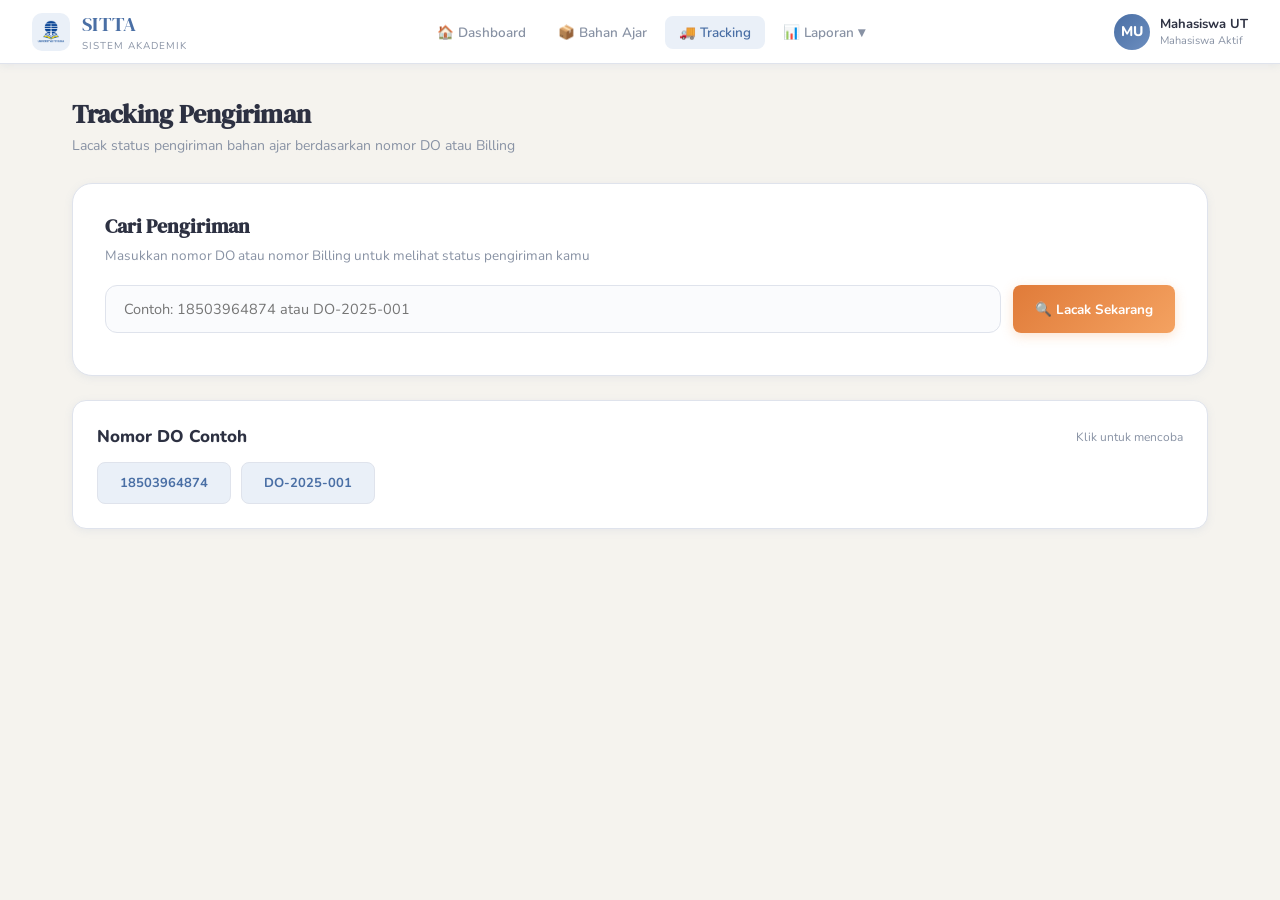
<file: tracking.html>
<!DOCTYPE html>
<html lang="id">

<head>
    <meta charset="UTF-8">
    <meta name="viewport" content="width=device-width, initial-scale=1.0">
    <title>SITTA — Tracking Pengiriman</title>
    <link rel="stylesheet" href="css/style.css">
</head>

<body>

    <header>
        <nav class="navbar">
            <a href="dashboard.html" class="nav-brand">
                <div class="nav-brand-logo">
                    <img src="assets/logo.png" alt="Logo SITTA">
                </div>
                <div>
                    <div class="nav-brand-text">SITTA</div>
                    <div class="nav-brand-sub">Sistem Akademik</div>
                </div>
            </a>
            <ul class="nav-links">
                <li><a href="dashboard.html">🏠 Dashboard</a></li>
                <li><a href="stok.html">📦 Bahan Ajar</a></li>
                <li><a href="tracking.html" class="active">🚚 Tracking</a></li>
                <li class="dropdown">
                    <a href="#" class="dropbtn">📊 Laporan ▾</a>
                    <div class="dropdown-content">
                        <a href="monitoring.html">📈 Monitoring Progress DO</a>
                        <a href="rekap.html">📋 Rekap Bahan Ajar</a>
                        <a href="histori.html">🕒 Histori Transaksi</a>
                    </div>
                </li>
            </ul>
            <div class="nav-user">
                <div class="nav-avatar">MU</div>
                <div class="nav-user-info">
                    <span class="nav-user-name">Mahasiswa UT</span>
                    <span class="nav-user-role">Mahasiswa Aktif</span>
                </div>
            </div>
        </nav>
    </header>

    <main>
        <div class="page-header">
            <h1>Tracking Pengiriman</h1>
            <p>Lacak status pengiriman bahan ajar berdasarkan nomor DO atau Billing</p>
        </div>

        <!-- Search card -->
        <div class="tracking-search">
            <h2>Cari Pengiriman</h2>
            <p>Masukkan nomor DO atau nomor Billing untuk melihat status pengiriman kamu</p>
            <div class="search-input-group">
                <input type="text" id="noDO" placeholder="Contoh: 18503964874 atau DO-2025-001">
                <button class="btn-warning" id="btnCariDO">🔍 Lacak Sekarang</button>
                <button class="btn-secondary" id="btnReset" style="display:none;">✕ Reset</button>
            </div>
            <div id="alertTracking" style="margin-top:14px;"></div>
        </div>

        <!-- Result -->
        <div id="trackingResult" class="tracking-result hidden">

            <!-- Header -->
            <div class="tracking-result-header">
                <div>
                    <h3 id="resultNama">—</h3>
                    <div class="do-number">No. DO: <span id="resultDO">—</span></div>
                    <div style="font-size:12.5px;opacity:.7;margin-top:4px;">
                        Tujuan: <span id="resultTujuan">—</span>
                    </div>
                </div>
                <div class="tracking-status-badge" id="resultStatus">Dalam Pengiriman</div>
            </div>

            <!-- Info row -->
            <div style="display:flex;gap:0;border-bottom:1px solid var(--border);">
                <div style="flex:1;padding:18px 24px;border-right:1px solid var(--border);">
                    <div
                        style="font-size:11px;color:var(--muted);font-weight:700;text-transform:uppercase;letter-spacing:.6px;margin-bottom:4px;">
                        Tanggal Kirim</div>
                    <div style="font-size:15px;font-weight:700;color:var(--text);" id="resultTglKirim">—</div>
                </div>
                <div style="flex:1;padding:18px 24px;border-right:1px solid var(--border);">
                    <div
                        style="font-size:11px;color:var(--muted);font-weight:700;text-transform:uppercase;letter-spacing:.6px;margin-bottom:4px;">
                        Estimasi Tiba</div>
                    <div style="font-size:15px;font-weight:700;color:var(--text);" id="resultETA">—</div>
                </div>
                <div style="flex:1;padding:18px 24px;">
                    <div
                        style="font-size:11px;color:var(--muted);font-weight:700;text-transform:uppercase;letter-spacing:.6px;margin-bottom:4px;">
                        Kurir</div>
                    <div style="font-size:15px;font-weight:700;color:var(--text);" id="resultKurir">—</div>
                </div>
            </div>

            <!-- Timeline -->
            <div class="tracking-timeline">
                <div class="timeline-title">Perjalanan Paket</div>
                <div class="timeline" id="timelineContainer">
                    <!-- Rendered by JS -->
                </div>
            </div>

        </div>

        <!-- Contoh nomor DO -->
        <div class="card" style="margin-top:20px;">
            <div class="section-header" style="margin-bottom:14px;">
                <h2>Nomor DO Contoh</h2>
                <span style="font-size:12px;color:var(--muted);">Klik untuk mencoba</span>
            </div>
            <div style="display:flex;flex-wrap:wrap;gap:10px;" id="sampleDOs">
                <!-- Rendered by JS -->
            </div>
        </div>

    </main>

    <script src="js/scripts.js"></script>
    <script>
        // Data dummy pengiriman
        const dataDO = {
            '18503964874': {
                nama: 'Roika Heprida Sitio',
                tujuan: 'Medan, Sumatera Utara',
                tglKirim: '20 Maret 2025',
                eta: '25 Maret 2025',
                kurir: 'JNE Reguler',
                status: '🚚 Dalam Pengiriman',
                timeline: [
                    { step: 'Pesanan dikonfirmasi', time: '20 Mar 2025, 08.00 WIB', desc: 'Pesanan bahan ajar berhasil dikonfirmasi oleh pusat distribusi.', state: 'done' },
                    { step: 'Paket disiapkan di gudang', time: '20 Mar 2025, 13.30 WIB', desc: 'Bahan ajar sedang dikemas dan disiapkan untuk pengiriman.', state: 'done' },
                    { step: 'Dikirim dari pusat distribusi', time: '20 Mar 2025, 17.00 WIB', desc: 'Paket telah diserahkan kepada mitra kurir JNE.', state: 'done' },
                    { step: 'Tiba di HUB Sumatera', time: '22 Mar 2025, 09.15 WIB', desc: 'Paket tiba di gudang HUB regional Sumatera, Medan.', state: 'done' },
                    { step: 'Dalam proses pengantaran', time: '24 Mar 2025, 07.00 WIB', desc: 'Paket sedang dibawa oleh kurir untuk diantarkan ke alamat tujuan.', state: 'active' },
                    { step: 'Diterima penerima', time: 'Estimasi 25 Mar 2025', desc: '', state: 'pending' },
                ]
            },
            'DO-2025-001': {
                nama: 'Budi Santoso',
                tujuan: 'Surabaya, Jawa Timur',
                tglKirim: '15 April 2025',
                eta: '19 April 2025',
                kurir: 'SiCepat Express',
                status: '✅ Terkirim',
                timeline: [
                    { step: 'Pesanan dikonfirmasi', time: '15 Apr 2025, 09.00 WIB', desc: 'Pesanan berhasil dikonfirmasi.', state: 'done' },
                    { step: 'Paket disiapkan di gudang', time: '15 Apr 2025, 14.00 WIB', desc: 'Bahan ajar dikemas dengan aman.', state: 'done' },
                    { step: 'Dikirim dari pusat distribusi', time: '16 Apr 2025, 08.00 WIB', desc: 'Paket diserahkan ke kurir SiCepat.', state: 'done' },
                    { step: 'Tiba di HUB Jawa Timur', time: '17 Apr 2025, 11.00 WIB', desc: 'Paket tiba di HUB Surabaya.', state: 'done' },
                    { step: 'Dalam proses pengantaran', time: '18 Apr 2025, 08.30 WIB', desc: 'Kurir mengantar paket ke alamat tujuan.', state: 'done' },
                    { step: 'Diterima penerima', time: '18 Apr 2025, 14.22 WIB', desc: 'Paket diterima langsung oleh Budi Santoso.', state: 'done' },
                ]
            }
        };

        // Render sample buttons
        const sampleContainer = document.getElementById('sampleDOs');
        Object.keys(dataDO).forEach(key => {
            const btn = document.createElement('button');
            btn.className = 'btn-secondary';
            btn.style.fontSize = '13px';
            btn.textContent = key;
            btn.addEventListener('click', () => {
                document.getElementById('noDO').value = key;
                cariDO(key);
            });
            sampleContainer.appendChild(btn);
        });

        function cariDO(noDO) {
            const alertEl = document.getElementById('alertTracking');
            const result = document.getElementById('trackingResult');
            const resetBtn = document.getElementById('btnReset');

            const data = dataDO[noDO.trim()];

            if (!data) {
                alertEl.innerHTML = `<div class="alert alert-danger">❌ Nomor DO "<strong>${noDO}</strong>" tidak ditemukan. Coba nomor contoh di bawah.</div>`;
                result.classList.add('hidden');
                return;
            }

            alertEl.innerHTML = '';
            resetBtn.style.display = 'inline-flex';

            // Populate header
            document.getElementById('resultNama').textContent = data.nama;
            document.getElementById('resultDO').textContent = noDO;
            document.getElementById('resultTujuan').textContent = data.tujuan;
            document.getElementById('resultStatus').textContent = data.status;
            document.getElementById('resultTglKirim').textContent = data.tglKirim;
            document.getElementById('resultETA').textContent = data.eta;
            document.getElementById('resultKurir').textContent = data.kurir;

            // Render timeline
            const tl = document.getElementById('timelineContainer');
            tl.innerHTML = '';
            data.timeline.forEach(item => {
                const li = document.createElement('div');
                li.className = 'timeline-item';
                const dotClass = item.state === 'done' ? 'done' : item.state === 'active' ? 'active' : '';
                const dotInner = item.state === 'done' ? '✓' : '';
                li.innerHTML = `
          <div class="timeline-dot ${dotClass}" style="${item.state === 'done' ? 'color:#fff;font-size:10px;font-weight:800;' : ''}">
            ${item.state === 'done' ? dotInner : item.state === 'active' ? '<div class="dot-inner"></div>' : ''}
          </div>
          <div class="timeline-content">
            <div class="timeline-step" style="${item.state === 'pending' ? 'opacity:.45;' : ''}">${item.step}</div>
            <div class="timeline-time" style="${item.state === 'pending' ? 'opacity:.4;' : ''}">${item.time}</div>
            ${item.desc ? `<div class="timeline-desc" style="${item.state === 'pending' ? 'opacity:.4;' : ''}">${item.desc}</div>` : ''}
          </div>
        `;
                tl.appendChild(li);
            });

            result.classList.remove('hidden');
            result.scrollIntoView({ behavior: 'smooth', block: 'nearest' });
        }

        document.getElementById('btnCariDO').addEventListener('click', () => {
            const val = document.getElementById('noDO').value.trim();
            if (!val) {
                document.getElementById('alertTracking').innerHTML = '<div class="alert alert-danger">❌ Masukkan nomor DO terlebih dahulu!</div>';
                return;
            }
            cariDO(val);
        });

        document.getElementById('noDO').addEventListener('keydown', e => {
            if (e.key === 'Enter') document.getElementById('btnCariDO').click();
        });

        document.getElementById('btnReset').addEventListener('click', () => {
            document.getElementById('noDO').value = '';
            document.getElementById('trackingResult').classList.add('hidden');
            document.getElementById('alertTracking').innerHTML = '';
            document.getElementById('btnReset').style.display = 'none';
        });
    </script>
</body>

</html>
</file>
<file: css/style.css>
@import url('https://fonts.googleapis.com/css2?family=Nunito:wght@400;500;600;700;800&family=DM+Serif+Display:ital@0;1&display=swap');

*, *::before, *::after { box-sizing: border-box; margin: 0; padding: 0; }

:root {
  --primary:    #6C8EBF;
  --primary-dk: #4A6FA5;
  --primary-lt: #EAF0F8;
  --accent:     #F4A261;
  --accent-lt:  #FEF1E6;
  --bg:         #F5F3EE;
  --card:       #FFFFFF;
  --text:       #2D3142;
  --muted:      #8892A4;
  --border:     #DFE3EC;
  --success:    #6DB57A;
  --danger:     #E07B7B;
  --warning:    #F4C261;
  --shadow-sm:  0 2px 8px rgba(108,142,191,.10);
  --shadow-md:  0 6px 24px rgba(108,142,191,.13);
  --shadow-lg:  0 12px 40px rgba(108,142,191,.16);
  --radius-sm:  8px;
  --radius-md:  14px;
  --radius-lg:  20px;
}

body {
  font-family: 'Nunito', sans-serif;
  background: var(--bg);
  color: var(--text);
  min-height: 100vh;
}

.hidden { display: none !important; }

/* ─────────────────────────────────────────
   NAVBAR
───────────────────────────────────────── */
.navbar {
  background: #fff;
  border-bottom: 1px solid var(--border);
  padding: 0 32px;
  display: flex;
  align-items: center;
  justify-content: space-between;
  height: 64px;
  position: sticky;
  top: 0;
  z-index: 50;
  box-shadow: var(--shadow-sm);
}

.nav-brand {
  display: flex;
  align-items: center;
  gap: 12px;
  text-decoration: none;
}

.nav-brand-logo {
  width: 38px;
  height: 38px;
  background: var(--primary-lt);
  border-radius: 10px;
  display: flex;
  align-items: center;
  justify-content: center;
  overflow: hidden;
  padding: 4px;
}

.nav-brand-logo img {
  width: 100%;
  height: 100%;
  object-fit: contain;
}

.nav-brand-text {
  font-family: 'DM Serif Display', serif;
  font-size: 20px;
  color: var(--primary-dk);
  letter-spacing: .3px;
}

.nav-brand-sub {
  font-size: 10px;
  color: var(--muted);
  letter-spacing: 1px;
  text-transform: uppercase;
  margin-top: 1px;
}

.nav-links {
  display: flex;
  list-style: none;
  gap: 4px;
  align-items: center;
}

.nav-links a {
  text-decoration: none;
  color: var(--muted);
  font-size: 13.5px;
  font-weight: 600;
  padding: 7px 14px;
  border-radius: var(--radius-sm);
  transition: color .15s, background .15s;
  white-space: nowrap;
}

.nav-links a:hover { color: var(--primary-dk); background: var(--primary-lt); }
.nav-links a.active { color: var(--primary-dk); background: var(--primary-lt); }

/* Dropdown */
.dropdown { position: relative; }
.dropbtn { cursor: pointer; }

.dropdown-content {
  display: none;
  position: absolute;
  top: calc(100% + 8px);
  left: 0;
  background: #fff;
  border: 1px solid var(--border);
  border-radius: var(--radius-md);
  box-shadow: var(--shadow-md);
  min-width: 200px;
  overflow: hidden;
  z-index: 100;
}

.dropdown-content a {
  display: block;
  padding: 11px 16px;
  color: var(--text) !important;
  font-size: 13px !important;
  border-radius: 0 !important;
  background: none !important;
}

.dropdown-content a:hover { background: var(--primary-lt) !important; color: var(--primary-dk) !important; }
.dropdown:hover .dropdown-content { display: block; }

/* User avatar */
.nav-user {
  display: flex;
  align-items: center;
  gap: 10px;
  cursor: pointer;
}

.nav-avatar {
  width: 36px;
  height: 36px;
  border-radius: 50%;
  background: linear-gradient(135deg, #4A6FA5, #6C8EBF);
  color: #fff;
  display: flex;
  align-items: center;
  justify-content: center;
  font-size: 14px;
  font-weight: 800;
  letter-spacing: .5px;
}

.nav-user-info { display: flex; flex-direction: column; }
.nav-user-name { font-size: 13px; font-weight: 700; color: var(--text); }
.nav-user-role { font-size: 11px; color: var(--muted); }

/* ─────────────────────────────────────────
   PAGE LAYOUT
───────────────────────────────────────── */
main {
  padding: 32px;
  max-width: 1200px;
  margin: 0 auto;
}

.page-header { margin-bottom: 28px; }
.page-header h1 { font-family: 'DM Serif Display', serif; font-size: 26px; color: var(--text); }
.page-header p  { font-size: 14px; color: var(--muted); margin-top: 4px; }

/* ─────────────────────────────────────────
   CARDS
───────────────────────────────────────── */
.card {
  background: var(--card);
  border-radius: var(--radius-md);
  border: 1px solid var(--border);
  box-shadow: var(--shadow-sm);
  padding: 24px;
}

/* Stat Cards */
.stats-grid {
  display: grid;
  grid-template-columns: repeat(auto-fit, minmax(200px, 1fr));
  gap: 16px;
  margin-bottom: 28px;
}

.stat-card {
  background: var(--card);
  border-radius: var(--radius-md);
  border: 1px solid var(--border);
  padding: 20px 24px;
  display: flex;
  align-items: center;
  gap: 16px;
  box-shadow: var(--shadow-sm);
  transition: transform .2s, box-shadow .2s;
}

.stat-card:hover { transform: translateY(-2px); box-shadow: var(--shadow-md); }

.stat-icon {
  width: 48px; height: 48px;
  border-radius: 12px;
  display: flex; align-items: center; justify-content: center;
  font-size: 22px;
  flex-shrink: 0;
}

.stat-icon.blue   { background: var(--primary-lt); }
.stat-icon.peach  { background: var(--accent-lt); }
.stat-icon.green  { background: #E8F5EC; }
.stat-icon.purple { background: #EEF0FB; }

.stat-value { font-size: 26px; font-weight: 800; color: var(--text); line-height: 1; }
.stat-label { font-size: 12px; color: var(--muted); margin-top: 3px; font-weight: 600; letter-spacing: .3px; }

/* ─────────────────────────────────────────
   GREETING BANNER
───────────────────────────────────────── */
.greeting-banner {
  background: linear-gradient(135deg, #4A6FA5 0%, #6C8EBF 60%, #8EB4D4 100%);
  border-radius: var(--radius-lg);
  padding: 28px 32px;
  color: #fff;
  margin-bottom: 28px;
  display: flex;
  align-items: center;
  justify-content: space-between;
  position: relative;
  overflow: hidden;
}

.greeting-banner::after {
  content: '';
  position: absolute;
  width: 200px; height: 200px;
  border-radius: 50%;
  border: 36px solid rgba(255,255,255,.07);
  right: -50px; bottom: -60px;
}

.greeting-banner::before {
  content: '';
  position: absolute;
  width: 100px; height: 100px;
  border-radius: 50%;
  border: 20px solid rgba(255,255,255,.05);
  right: 100px; top: -30px;
}

.greeting-text h2 { font-family: 'DM Serif Display', serif; font-size: 22px; margin-bottom: 6px; }
.greeting-text p  { font-size: 13.5px; opacity: .75; }

.greeting-badge {
  background: rgba(255,255,255,.18);
  border: 1px solid rgba(255,255,255,.25);
  border-radius: 10px;
  padding: 10px 16px;
  text-align: center;
  position: relative;
  z-index: 1;
}

.greeting-badge .time { font-size: 22px; font-weight: 800; letter-spacing: 1px; }
.greeting-badge .date { font-size: 11px; opacity: .75; margin-top: 2px; letter-spacing: .5px; }

/* ─────────────────────────────────────────
   QUICK ACCESS
───────────────────────────────────────── */
.quick-grid {
  display: grid;
  grid-template-columns: repeat(auto-fit, minmax(180px, 1fr));
  gap: 14px;
  margin-bottom: 28px;
}

.quick-card {
  background: var(--card);
  border: 1px solid var(--border);
  border-radius: var(--radius-md);
  padding: 20px;
  display: flex;
  flex-direction: column;
  align-items: flex-start;
  gap: 10px;
  cursor: pointer;
  text-decoration: none;
  color: var(--text);
  transition: transform .2s, box-shadow .2s, border-color .2s;
  box-shadow: var(--shadow-sm);
}

.quick-card:hover {
  transform: translateY(-3px);
  box-shadow: var(--shadow-md);
  border-color: var(--primary);
}

.quick-card .qc-icon { font-size: 26px; }
.quick-card .qc-title { font-weight: 700; font-size: 14px; }
.quick-card .qc-desc  { font-size: 12px; color: var(--muted); }

/* ─────────────────────────────────────────
   TABLES & STOK
───────────────────────────────────────── */
.section-header {
  display: flex;
  align-items: center;
  justify-content: space-between;
  margin-bottom: 18px;
}

.section-header h2 { font-size: 17px; font-weight: 800; color: var(--text); }

.search-bar {
  display: flex;
  gap: 10px;
  margin-bottom: 20px;
}

.search-bar input {
  flex: 1;
  padding: 11px 16px;
  border: 1.5px solid var(--border);
  border-radius: var(--radius-sm);
  font-family: 'Nunito', sans-serif;
  font-size: 14px;
  color: var(--text);
  background: #fff;
  outline: none;
  transition: border-color .2s, box-shadow .2s;
}

.search-bar input:focus {
  border-color: var(--primary);
  box-shadow: 0 0 0 3px rgba(108,142,191,.12);
}

.stok-grid {
  display: grid;
  grid-template-columns: repeat(auto-fill, minmax(260px, 1fr));
  gap: 16px;
}

.stok-card {
  background: var(--card);
  border: 1px solid var(--border);
  border-radius: var(--radius-md);
  padding: 20px;
  box-shadow: var(--shadow-sm);
  transition: transform .2s, box-shadow .2s;
}

.stok-card:hover { transform: translateY(-2px); box-shadow: var(--shadow-md); }

.stok-card-header {
  display: flex;
  align-items: flex-start;
  justify-content: space-between;
  margin-bottom: 14px;
}

.stok-card h4 { font-size: 14.5px; font-weight: 800; color: var(--text); margin-bottom: 4px; }
.stok-card .stok-kode { font-size: 11.5px; color: var(--muted); font-weight: 600; letter-spacing: .4px; }

.stok-badge {
  padding: 4px 10px;
  border-radius: 20px;
  font-size: 11px;
  font-weight: 700;
  letter-spacing: .3px;
}

.badge-bmp   { background: var(--primary-lt); color: var(--primary-dk); }
.badge-modul { background: var(--accent-lt); color: #C0651A; }
.badge-baru  { background: #E8F5EC; color: #2E7D32; }

.stok-meta { display: flex; gap: 16px; flex-wrap: wrap; }
.stok-meta-item { display: flex; flex-direction: column; }
.stok-meta-item .meta-label { font-size: 10.5px; color: var(--muted); font-weight: 700; text-transform: uppercase; letter-spacing: .5px; }
.stok-meta-item .meta-value { font-size: 15px; font-weight: 700; color: var(--text); margin-top: 2px; }

.stok-count {
  margin-top: 14px;
  padding-top: 14px;
  border-top: 1px solid var(--border);
  display: flex;
  align-items: center;
  justify-content: space-between;
}

.stok-count .count-num { font-size: 22px; font-weight: 800; color: var(--primary-dk); }
.stok-count .count-label { font-size: 11px; color: var(--muted); font-weight: 600; }

/* ─────────────────────────────────────────
   BUTTONS
───────────────────────────────────────── */
.btn-primary {
  padding: 11px 22px;
  background: linear-gradient(135deg, #4A6FA5, #6C8EBF);
  color: #fff;
  border: none;
  border-radius: var(--radius-sm);
  font-family: 'Nunito', sans-serif;
  font-size: 13.5px;
  font-weight: 700;
  cursor: pointer;
  transition: transform .15s, box-shadow .15s;
  box-shadow: 0 3px 12px rgba(74,111,165,.3);
  white-space: nowrap;
}

.btn-primary:hover  { transform: translateY(-1px); box-shadow: 0 5px 18px rgba(74,111,165,.38); }
.btn-primary:active { transform: translateY(0); }

.btn-secondary {
  padding: 11px 22px;
  background: var(--primary-lt);
  color: var(--primary-dk);
  border: 1.5px solid var(--border);
  border-radius: var(--radius-sm);
  font-family: 'Nunito', sans-serif;
  font-size: 13.5px;
  font-weight: 700;
  cursor: pointer;
  transition: background .15s, border-color .15s;
}

.btn-secondary:hover { background: #d5e6f5; border-color: var(--primary); }

.btn-warning {
  padding: 11px 22px;
  background: linear-gradient(135deg, #E07B39, #F4A261);
  color: #fff;
  border: none;
  border-radius: var(--radius-sm);
  font-family: 'Nunito', sans-serif;
  font-size: 13.5px;
  font-weight: 700;
  cursor: pointer;
  transition: transform .15s, box-shadow .15s;
  box-shadow: 0 3px 12px rgba(244,162,97,.3);
  white-space: nowrap;
}

.btn-warning:hover { transform: translateY(-1px); box-shadow: 0 5px 18px rgba(244,162,97,.38); }

.btn-danger {
  padding: 11px 22px;
  background: #FEF2F2;
  color: var(--danger);
  border: 1.5px solid #FECACA;
  border-radius: var(--radius-sm);
  font-family: 'Nunito', sans-serif;
  font-size: 13.5px;
  font-weight: 700;
  cursor: pointer;
  transition: background .15s;
}

.btn-danger:hover { background: #FEE2E2; }

/* ─────────────────────────────────────────
   FORM (ADD STOK MODAL)
───────────────────────────────────────── */
.form-group { margin-bottom: 14px; }
.form-group label { display: block; font-size: 12px; font-weight: 700; text-transform: uppercase; letter-spacing: .5px; color: var(--muted); margin-bottom: 6px; }
.form-group input, .form-group select {
  width: 100%;
  padding: 11px 14px;
  border: 1.5px solid var(--border);
  border-radius: 10px;
  font-family: 'Nunito', sans-serif;
  font-size: 14px;
  color: var(--text);
  background: #FAFBFD;
  outline: none;
  transition: border-color .2s, box-shadow .2s;
}

.form-group input:focus, .form-group select:focus {
  border-color: var(--primary);
  box-shadow: 0 0 0 3px rgba(108,142,191,.12);
  background: #fff;
}

/* ─────────────────────────────────────────
   MODAL
───────────────────────────────────────── */
.modal-overlay {
  position: fixed; inset: 0;
  background: rgba(45,49,66,.35);
  backdrop-filter: blur(4px);
  display: flex; align-items: center; justify-content: center;
  z-index: 200;
  opacity: 0; pointer-events: none;
  transition: opacity .25s;
}

.modal-overlay.open { opacity: 1; pointer-events: all; }

.modal-box {
  background: var(--card);
  border-radius: 24px;
  padding: 36px;
  width: min(460px, 92vw);
  box-shadow: 0 20px 60px rgba(0,0,0,.12);
  transform: translateY(16px) scale(.97);
  transition: transform .3s cubic-bezier(.22,.68,0,1.2);
  position: relative;
}

.modal-overlay.open .modal-box { transform: none; }

.modal-header {
  display: flex;
  align-items: center;
  justify-content: space-between;
  margin-bottom: 24px;
}

.modal-header h3 { font-size: 18px; font-weight: 800; color: var(--text); }

.close-modal {
  background: var(--bg); border: none; border-radius: 50%;
  width: 32px; height: 32px; cursor: pointer;
  display: flex; align-items: center; justify-content: center;
  color: var(--muted); font-size: 16px;
  transition: background .15s;
}

.close-modal:hover { background: var(--border); }

/* ─────────────────────────────────────────
   TRACKING TIMELINE
───────────────────────────────────────── */
.tracking-search {
  background: var(--card);
  border: 1px solid var(--border);
  border-radius: var(--radius-lg);
  padding: 28px 32px;
  margin-bottom: 24px;
  box-shadow: var(--shadow-sm);
}

.tracking-search h2 { font-family: 'DM Serif Display', serif; font-size: 20px; margin-bottom: 6px; }
.tracking-search p  { font-size: 13.5px; color: var(--muted); margin-bottom: 20px; }

.search-input-group {
  display: flex;
  gap: 12px;
}

.search-input-group input {
  flex: 1;
  padding: 13px 18px;
  border: 1.5px solid var(--border);
  border-radius: 12px;
  font-family: 'Nunito', sans-serif;
  font-size: 14.5px;
  color: var(--text);
  background: #FAFBFD;
  outline: none;
  transition: border-color .2s, box-shadow .2s;
}

.search-input-group input:focus {
  border-color: var(--primary);
  box-shadow: 0 0 0 3.5px rgba(108,142,191,.13);
  background: #fff;
}

.tracking-result {
  background: var(--card);
  border: 1px solid var(--border);
  border-radius: var(--radius-lg);
  overflow: hidden;
  box-shadow: var(--shadow-sm);
}

.tracking-result-header {
  background: linear-gradient(135deg, #4A6FA5, #6C8EBF);
  padding: 24px 32px;
  color: #fff;
  display: flex;
  align-items: center;
  justify-content: space-between;
}

.tracking-result-header h3 { font-size: 17px; font-weight: 800; margin-bottom: 4px; }
.tracking-result-header .do-number { font-size: 13px; opacity: .75; letter-spacing: .5px; }

.tracking-status-badge {
  background: rgba(255,255,255,.18);
  border: 1px solid rgba(255,255,255,.3);
  border-radius: 20px;
  padding: 6px 14px;
  font-size: 12px;
  font-weight: 700;
}

.tracking-timeline { padding: 28px 32px; }
.timeline-title { font-size: 14px; font-weight: 800; color: var(--muted); text-transform: uppercase; letter-spacing: .8px; margin-bottom: 20px; }

.timeline { position: relative; padding-left: 28px; }
.timeline::before {
  content: '';
  position: absolute;
  left: 9px; top: 8px;
  width: 2px;
  height: calc(100% - 16px);
  background: var(--border);
}

.timeline-item { position: relative; margin-bottom: 24px; }
.timeline-item:last-child { margin-bottom: 0; }

.timeline-dot {
  position: absolute;
  left: -24px; top: 4px;
  width: 20px; height: 20px;
  border-radius: 50%;
  border: 2.5px solid var(--border);
  background: #fff;
  display: flex; align-items: center; justify-content: center;
}

.timeline-dot.done { background: var(--success); border-color: var(--success); }
.timeline-dot.active { background: var(--primary); border-color: var(--primary); box-shadow: 0 0 0 4px rgba(108,142,191,.2); }
.timeline-dot .dot-inner { width: 8px; height: 8px; border-radius: 50%; background: #fff; }

.timeline-content { padding-left: 8px; }
.timeline-step   { font-size: 14.5px; font-weight: 700; color: var(--text); }
.timeline-time   { font-size: 12px; color: var(--muted); margin-top: 3px; }
.timeline-desc   { font-size: 13px; color: var(--muted); margin-top: 4px; line-height: 1.55; }

/* ─────────────────────────────────────────
   NOTIFICATION / ALERT
───────────────────────────────────────── */
.alert {
  padding: 13px 18px;
  border-radius: var(--radius-sm);
  font-size: 13.5px;
  font-weight: 600;
  display: flex;
  align-items: center;
  gap: 10px;
  margin-bottom: 16px;
  border: 1px solid;
}

.alert-success { background: #F0FBF2; color: #2E7D32; border-color: #A5D6A7; }
.alert-danger  { background: #FEF2F2; color: #B71C1C; border-color: #FFCDD2; }
.alert-info    { background: var(--primary-lt); color: var(--primary-dk); border-color: #B0CCE8; }

/* ─────────────────────────────────────────
   EMPTY STATE
───────────────────────────────────────── */
.empty-state {
  text-align: center;
  padding: 60px 20px;
  color: var(--muted);
}

.empty-state .empty-icon { font-size: 48px; margin-bottom: 14px; }
.empty-state h3 { font-size: 16px; font-weight: 700; margin-bottom: 6px; color: var(--text); }
.empty-state p  { font-size: 13.5px; }

/* ─────────────────────────────────────────
   RESPONSIVE
───────────────────────────────────────── */
@media (max-width: 768px) {
  .navbar { padding: 0 16px; }
  main { padding: 20px 16px; }
  .nav-user-info { display: none; }
  .search-input-group { flex-direction: column; }
  .tracking-result-header { flex-direction: column; align-items: flex-start; gap: 10px; }
  .greeting-banner { flex-direction: column; gap: 16px; align-items: flex-start; }
}
</file>
